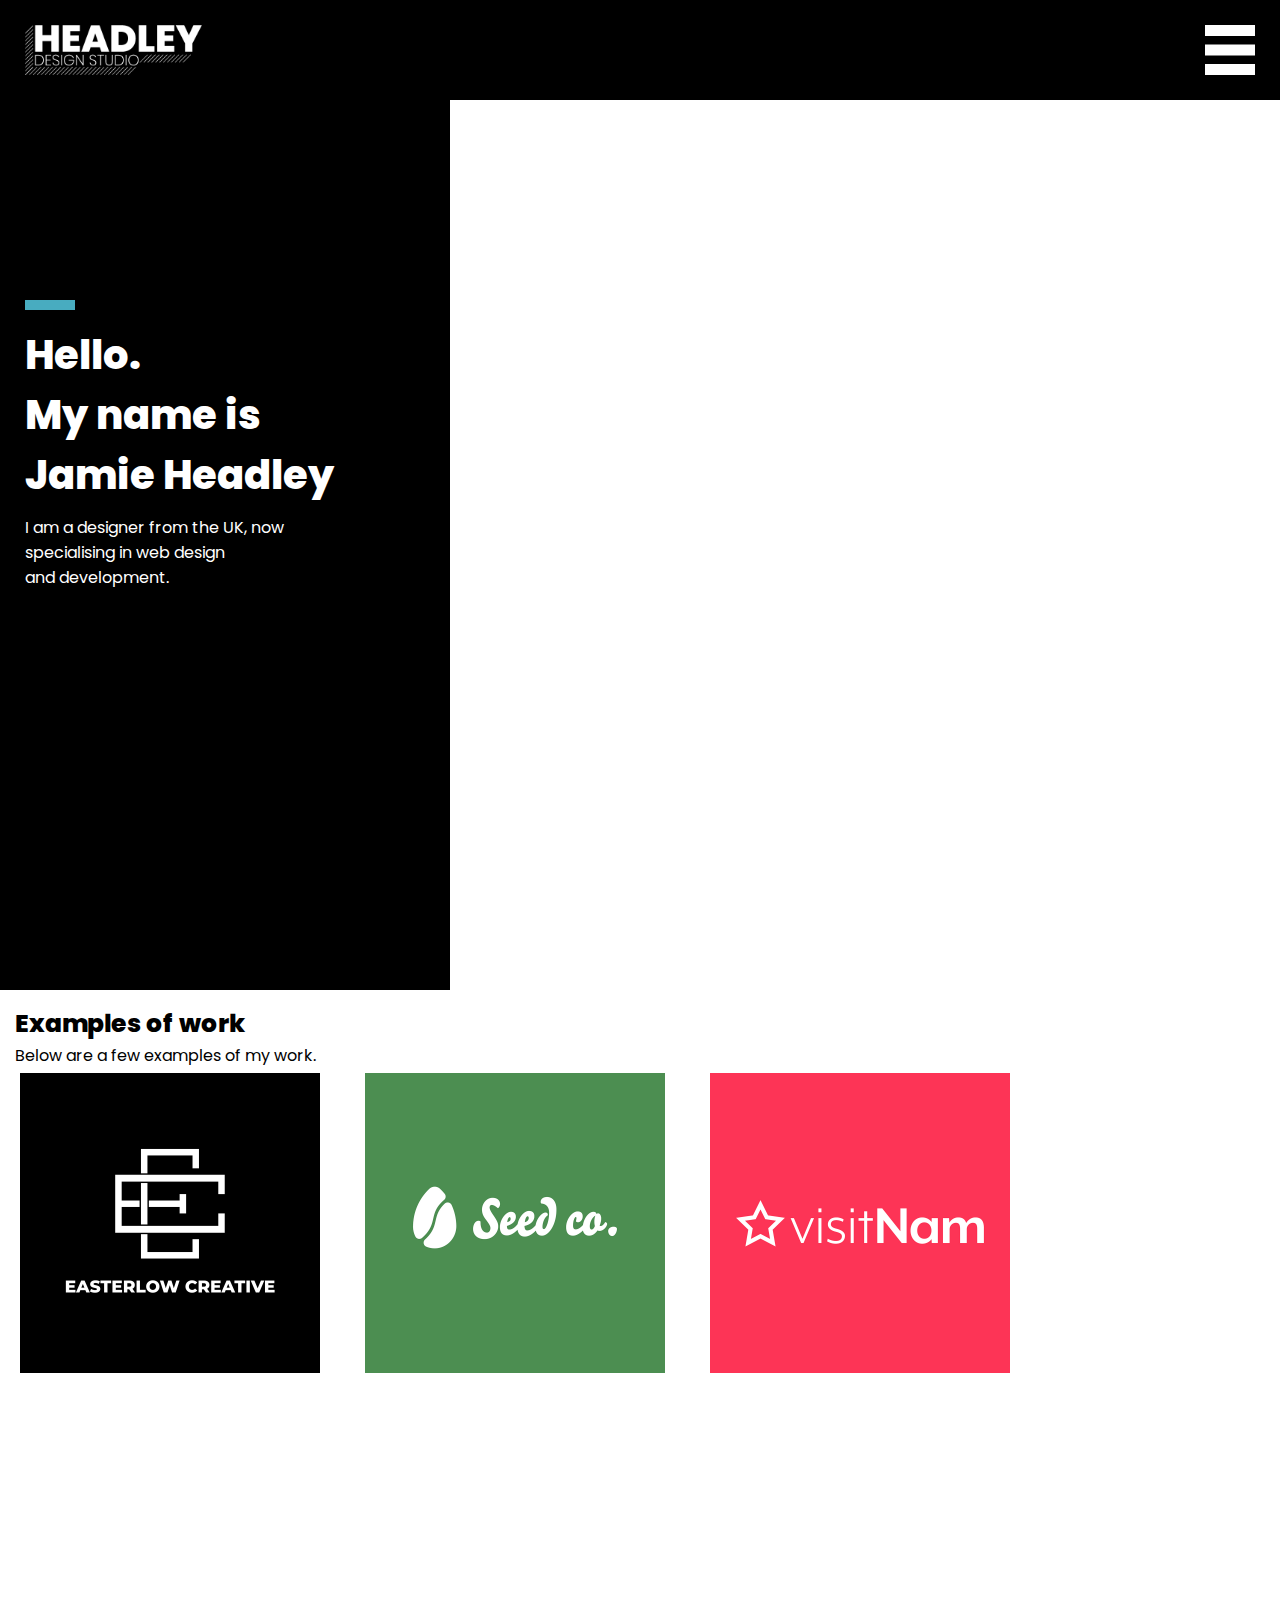
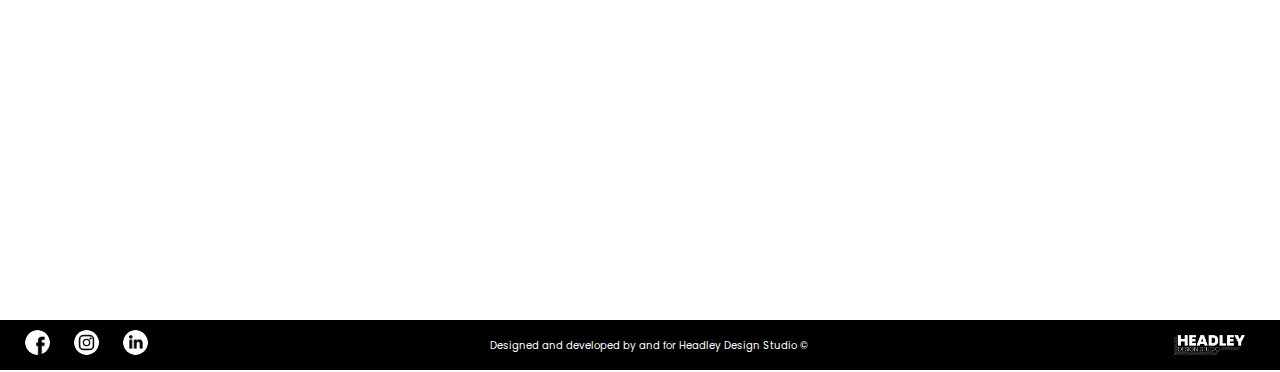
<file: index.html>
<!DOCTYPE html>
<html>

    <head>
        <title>Headley Design Studio</title>
        <meta charset="utf-8">
        <meta name="viewport" content="width=device-width initial-scale=1">
        <link rel="icon" type="image/png" href="../Assets/Logo/HDS-logo-03-03.jpg">
        <link rel="stylesheet" href="./styles.css">
        <link href="https://fonts.googleapis.com/css2?family=Poppins:ital,wght@0,200;0,400;0,600;0,800;1,200;1,400;1,600;1,800&display=swap" rel="stylesheet">
    </head>

    <body>

        <!-- Header Section -->

        <header id="navbar">
                <a href="./index.html"><img class="logo" src="./Assets/Logo/HDS-logo-white.png" alt="Headley Design Studio"></a>

                <!-- Dropdown Menu -->

                <ul class="menu">
                    <li id="menu-trigger" onclick="openMenu()"><a href="#"><img id="menu-icon" src="./Assets/menu.svg" alt="menu icon"><img id="x-icon" src="Assets/cross.svg" alt="cross icon"></a>
                        <ul id="sub-menu">
                            <a class="menu-li" href="./index.html"><li>Home</li></a>
                            <a class="menu-li" href="./portfolio.html"><li>Portfolio</li></a>
                            <a class="menu-li" href="./about.html"><li>About</li></a>
                            <a class="menu-li" href="./contact.html"><li>Contact</li></a>
                        </ul>
                    </li>
                </ul>
        </header>

        <!-- Main Section -->

        <main>

            <!-- Landing Page -->

            <section id="landing">
                <h1 id="hello">Hello. <br>
                    My name is <br>
                    Jamie Headley</h1>
                <p id="intro">I am a designer from the UK, now <br>
                    specialising in web design<br>
                    and development.</p>
            </section>

            <!-- Portfolio Page -->

            <section id="portfolio">
                <h2 class="heading">Examples of work</h2>
                <p>Below are a few examples of my work.</p>
                <div id="work-ctn">
                    <a href="./portfolio/easterlow.html" class="work-example" id="easterlow"></a>
                    <a href="./portfolio/seed.html" class="work-example" id="seed"></a>
                    <a href="./portfolio/visitNam.html" class="work-example" id="visitNam"></a>
                </div>
            </section>

            <!-- About Page -->

            <section id="about">
                <h2 class="heading">About me</h2>
                <div class="profile-pic"></div>
                <p class="about-me">I am a designer from <br>
                    the UK. I studied Industrial <br>
                    Design at Bournemouth <br>
                    University in 2017.</p>
                <a href="./about.html"><button href="./about.html" class="know-more">Want to know more?</button></a>
            </section>

            <!-- Contact Page -->

            <section id="contact">
                <h2 class="heading">Contact</h2>
                <p>I am currently open to freelance <br>
                    design work or full-time opportunities.</p>
                <p>Please feel free to contact me using <br>
                    the information below.</p><br>
                <h4 class="contact-info">Phone . +44 (0) 7513 250 759</h4>
                <h4 class="contact-info">Email . HeadleyDesignStudio@gmail.com</h4><br>
                <p>Or send me a message here!</p>
                <form action="./index.html" method="POST">
                    <input name="name" type="text" class="input-sm" placeholder="Your name" required>
                    <input name="email" type="email" class="input-sm" placeholder="Your email address" required>
                    <textarea name="message" id="message" cols="30" rows="10" placeholder="Your message here..." required></textarea>
                </form>
            </section>
        </main>

        <!-- Footer Section -->

        <footer>
            <div class="social-media-ctn">
                <ul class="social-media">
                    <a href="https://www.facebook.com/Headley-Design-Studio-110940043999622"><li class="social-media-icon" id="facebook"></li></a>
                    <a href="https://www.instagram.com/headleydesignstudio/"><li class="social-media-icon" id="instagram"></li></a>
                    <a href="https://www.linkedin.com/in/jamie-headley-2b34a993/"><li class="social-media-icon" id="linkedin"></li></a>
                </ul>
            </div>
            <p class="copy">Designed and developed by and for Headley Design Studio &copy;</p>
            <a href="./index.html"><img src="./Assets/Logo/HDS-logo-white.png" alt="small-logo" class="logo-small"></a>
        </footer>

        <script src="./main.js"></script>
    </body>

</html>
</file>
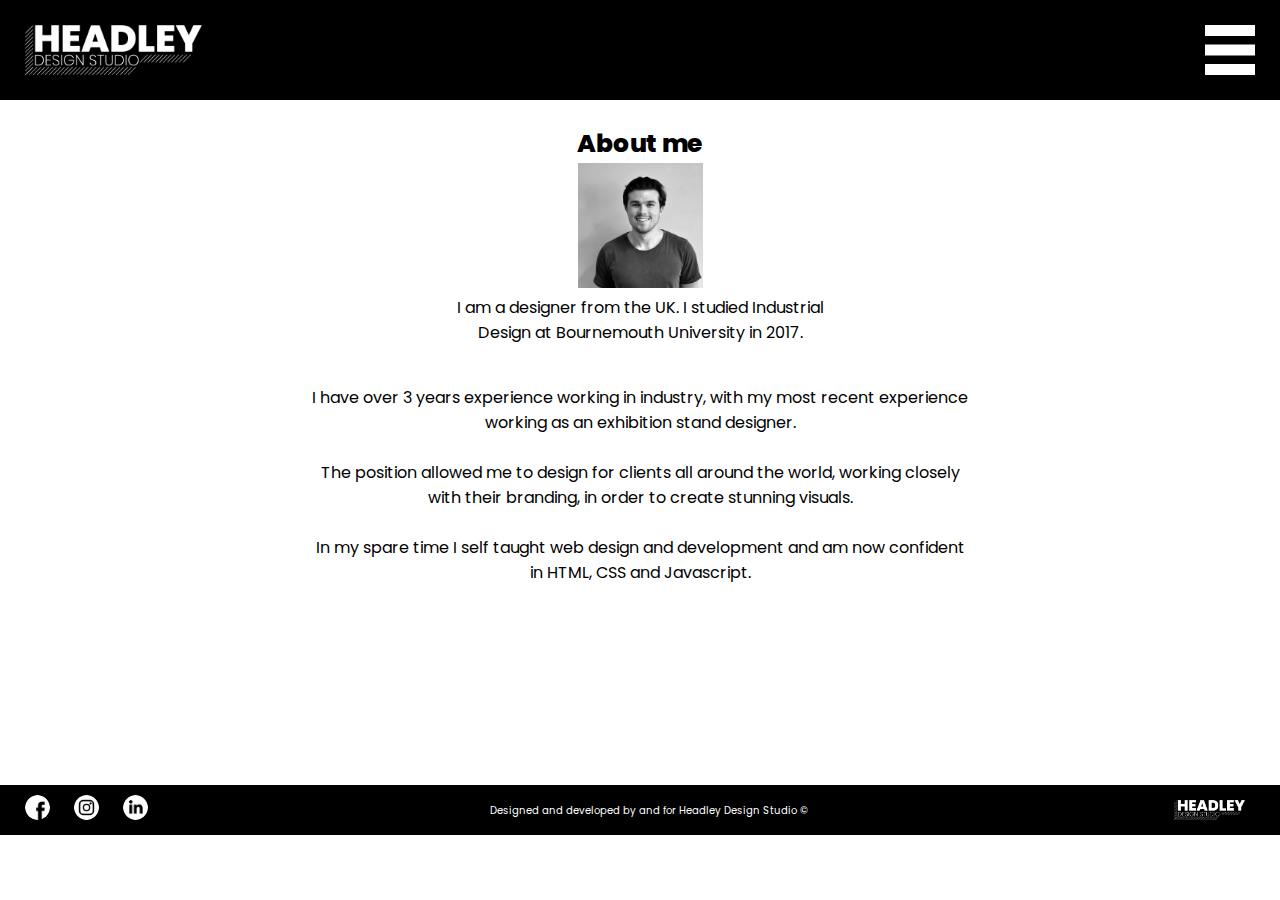
<file: about.html>
<!DOCTYPE html>
<html>

    <head>
        <title>Headley Design Studio</title>
        <meta charset="utf-8">
        <meta name="viewport" content="width=device-width initial-scale=1">
        <link rel="icon" type="image/png" href="../Assets/Logo/HDS-logo-03-03.jpg">
        <link rel="stylesheet" href="styles.css">
        <link href="https://fonts.googleapis.com/css2?family=Poppins:ital,wght@0,200;0,400;0,600;0,800;1,200;1,400;1,600;1,800&display=swap" rel="stylesheet">
    </head>

    <body>

        <!-- Header Section -->

        <header id="navbar">
                <a href="index.html"><img class="logo" src="Assets/Logo/HDS-logo-white.png" alt="Headley Design Studio"></a>

                <!-- Dropdown Menu -->

                <ul class="menu">
                    <li id="menu-trigger" onclick="openMenu()"><a href="#"><img id="menu-icon" src="Assets/menu.svg" alt="menu icon"><img id="x-icon" src="Assets/cross.svg" alt="cross icon"></a>
                        <ul id="sub-menu">
                            <a class="menu-li" href="index.html"><li>Home</li></a>
                            <a class="menu-li" href="portfolio.html"><li>Portfolio</li></a>
                            <a class="menu-li" href="about.html"><li>About</li></a>
                            <a class="menu-li" href="contact.html"><li>Contact</li></a>
                        </ul>
                    </li>
                </ul>
                    <a href="https://www.behance.net/JHeadley06" class="social-media-icon"></a>
        </header>

        <!-- Main Section -->

        <main>

            <!-- About Page -->

            <section id="about-page">
                <h2 class="heading">About me</h2>
                <div class="profile-pic"></div>
                <br>
                <p class="about-me">I am a designer from the UK. I studied Industrial <br>
                Design at Bournemouth University in 2017.</p>
                <p>I have over 3 years experience working in industry, with my most recent experience <br>
                working as an exhibition stand designer.</p><br>
                <p>The position allowed me to design for clients all around the world, working closely <br>
                with their branding, in order to create stunning visuals.</p><br>
                <p>In my spare time I self taught web design and development and am now confident <br>
                in HTML, CSS and Javascript.</p><br>
                <br><br><br><br><br><br>
            </section>

        </main>

        <!-- Footer Section -->

        <footer>
            <div class="social-media-ctn">
                <ul class="social-media">
                    <a href="https://www.facebook.com/Headley-Design-Studio-110940043999622"><li class="social-media-icon" id="facebook"></li></a>
                    <a href="https://www.instagram.com/headleydesignstudio/"><li class="social-media-icon" id="instagram"></li></a>
                    <a href="https://www.linkedin.com/in/jamie-headley-2b34a993/"><li class="social-media-icon" id="linkedin"></li></a>
                </ul>
            </div>
            <p class="copy">Designed and developed by and for Headley Design Studio &copy;</p>
            <a href="./index.html"><img src="./Assets/Logo/HDS-logo-white.png" alt="small-logo" class="logo-small"></a>
        </footer>

        <script src="main.js"></script>
    </body>

</html>
</file>
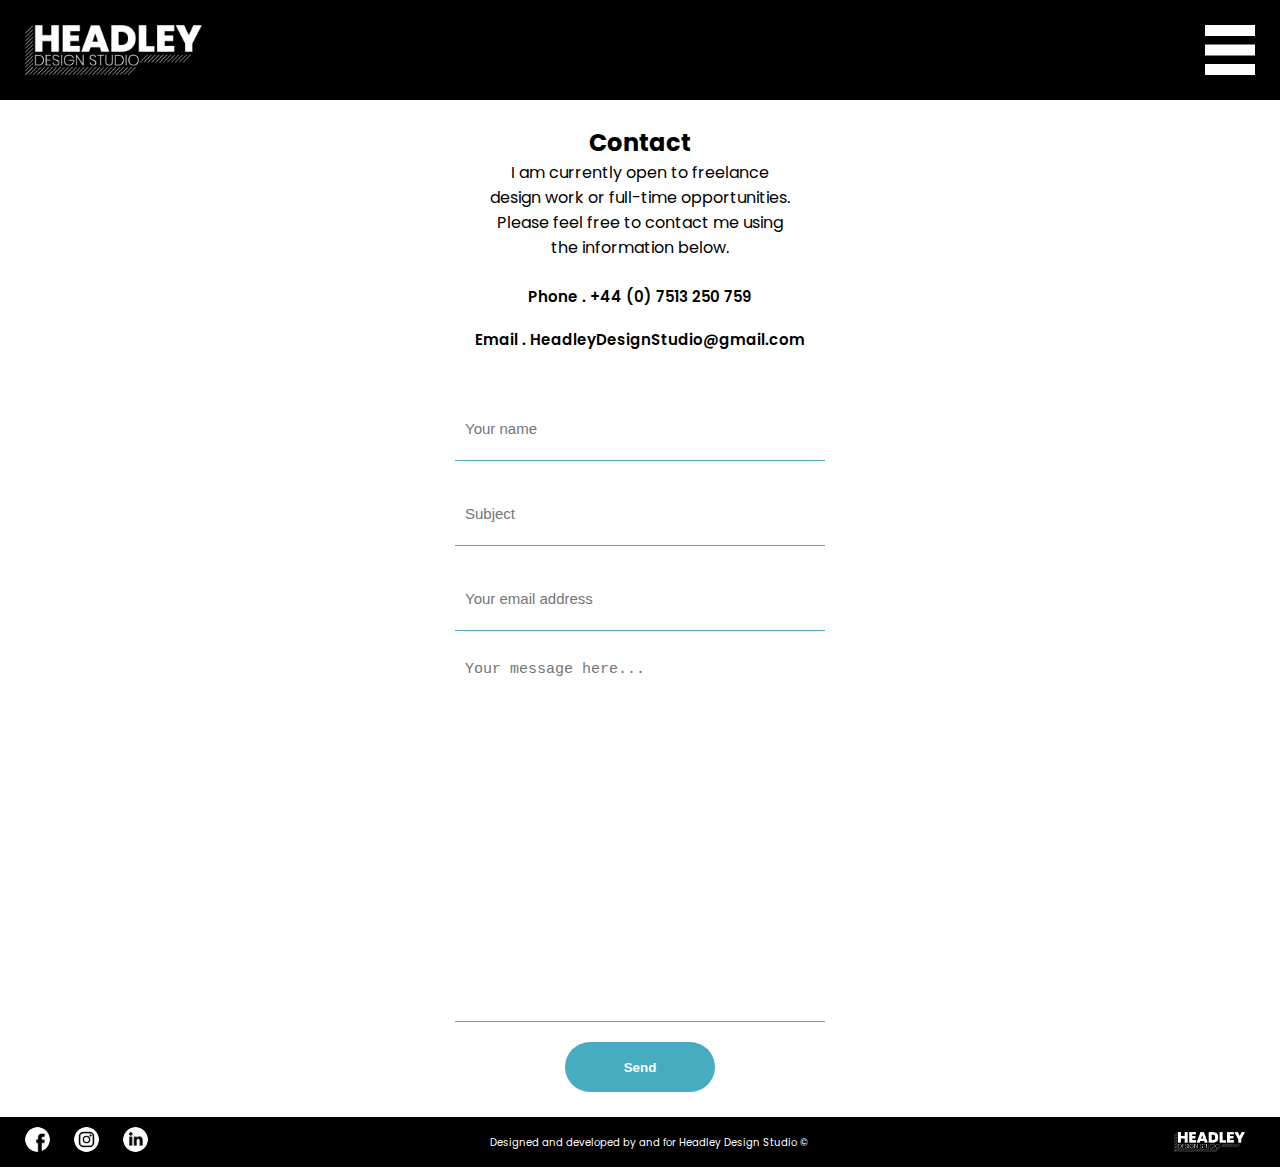
<file: contact.html>
<!DOCTYPE html>
<html>

    <head>
        <title>Headley Design Studio</title>
        <meta charset="utf-8">
        <meta name="viewport" content="width=device-width initial-scale=1">
        <link rel="icon" type="image/png" href="../Assets/Logo/HDS-logo-03-03.jpg">
        <link rel="stylesheet" href="styles.css">
        <link href="https://fonts.googleapis.com/css2?family=Poppins:ital,wght@0,200;0,400;0,600;0,800;1,200;1,400;1,600;1,800&display=swap" rel="stylesheet">
    </head>

    <body>

        <!-- Header Section -->

        <header id="navbar">
                <a href="index.html"><img class="logo" src="Assets/Logo/HDS-logo-white.png" alt="Headley Design Studio"></a>

                <!-- Dropdown Menu -->

                <ul class="menu">
                    <li id="menu-trigger" onclick="openMenu()"><a href="#"><img id="menu-icon" src="Assets/menu.svg" alt="menu icon"><img id="x-icon" src="Assets/cross.svg" alt="cross icon"></a>
                        <ul id="sub-menu">
                            <a class="menu-li" href="index.html"><li>Home</li></a>
                            <a class="menu-li" href="portfolio.html"><li>Portfolio</li></a>
                            <a class="menu-li" href="about.html"><li>About</li></a>
                            <a class="menu-li" href="contact.html"><li>Contact</li></a>
                        </ul>
                    </li>
                </ul>
                    <a href="https://www.behance.net/JHeadley06" class="social-media-icon"></a>
        </header>

        <!-- Main Section -->

        <main>

            <!-- Contact Page -->

            <section id="contact-page">
                <h2>Contact</h2>
                <p>I am currently open to freelance <br>
                    design work or full-time opportunities.</p>
                <p>Please feel free to contact me using <br>
                    the information below.</p><br>
                <h4 class="contact-info">Phone . +44 (0) 7513 250 759</h4>
                <h4 class="contact-info">Email . HeadleyDesignStudio@gmail.com</h4><br>
                <form method="POST" action="https://formspree.io/xqkyejjj">
                    <input name="name" type="text" class="input-sm" placeholder="Your name" id="name" required>
                    <input name="subject" type="text" class="input-sm" placeholder="Subject" id="subject" required>
                    <input name="_replyto" type="email" class="input-sm" placeholder="Your email address" id="email" required>
                    <textarea name="message" id="message" cols="30" rows="10" placeholder="Your message here..." id="message" required></textarea>
                    <input type="submit" class="contact-btn" value="Send">
                </form>
                    
            </section>
        </main>

        <!-- Footer Section -->

        <footer>
            <div class="social-media-ctn">
                <ul class="social-media">
                    <a href="https://www.facebook.com/Headley-Design-Studio-110940043999622"><li class="social-media-icon" id="facebook"></li></a>
                    <a href="https://www.instagram.com/headleydesignstudio/"><li class="social-media-icon" id="instagram"></li></a>
                    <a href="https://www.linkedin.com/in/jamie-headley-2b34a993/"><li class="social-media-icon" id="linkedin"></li></a>
                </ul>
            </div>
            <p class="copy">Designed and developed by and for Headley Design Studio &copy;</p>
            <a href="./index.html"><img src="./Assets/Logo/HDS-logo-white.png" alt="small-logo" class="logo-small"></a>
        </footer>

        <script src="main.js"></script>
    </body>

</html>
</file>
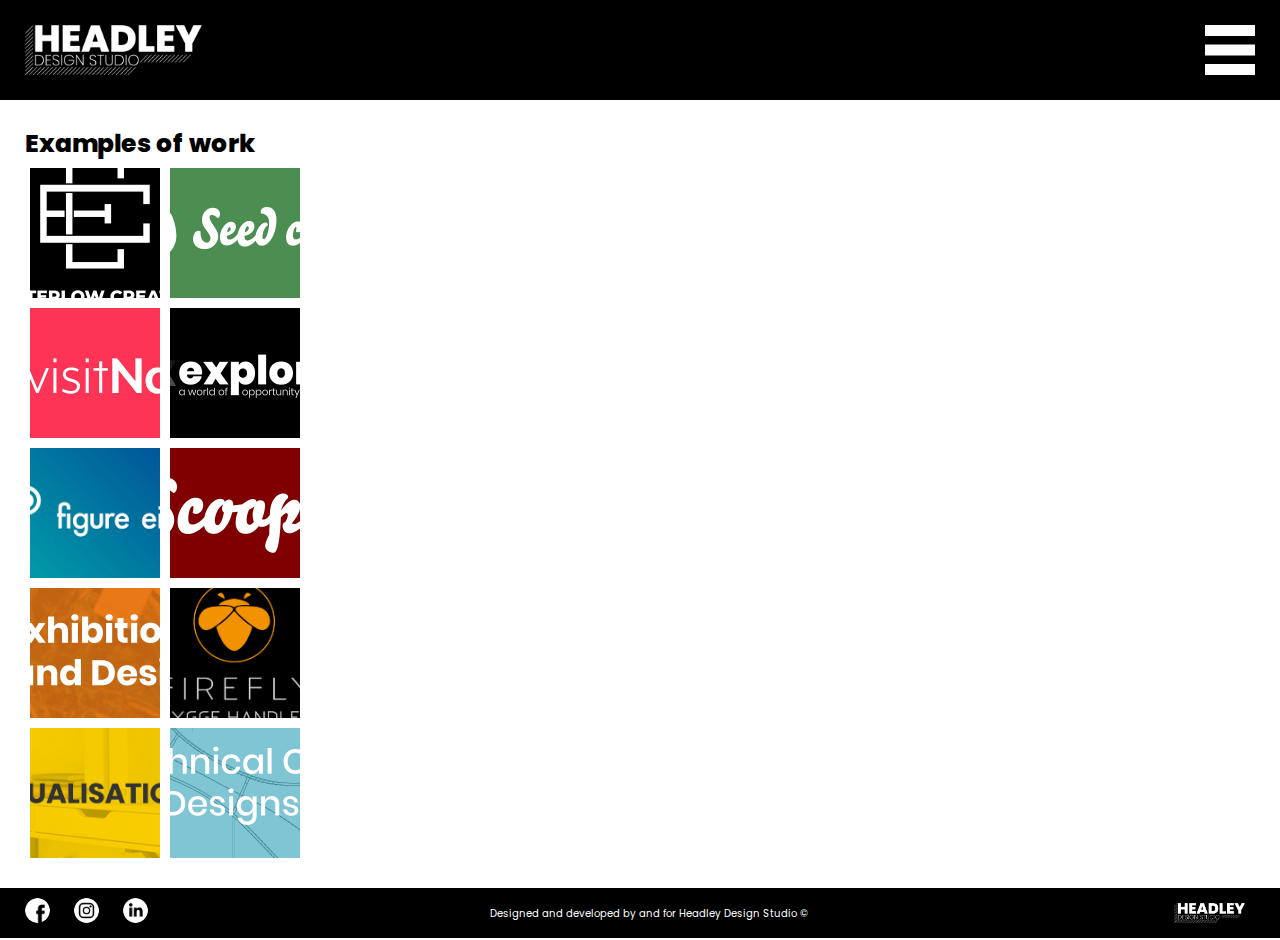
<file: portfolio.html>
<!DOCTYPE html>
<html>

    <head>
        <title>Headley Design Studio</title>
        <meta charset="utf-8">
        <meta name="viewport" content="width=device-width initial-scale=1">
        <link rel="icon" type="image/png" href="../Assets/Logo/HDS-logo-03-03.jpg">
        <link rel="stylesheet" href="./styles.css">
        <link href="https://fonts.googleapis.com/css2?family=Poppins:ital,wght@0,200;0,400;0,600;0,800;1,200;1,400;1,600;1,800&display=swap" rel="stylesheet">
    </head>

    <body>

        <!-- Header Section -->

        <header id="navbar">
                <a href="./index.html"><img class="logo" src="./Assets/Logo/HDS-logo-white.png" alt="Headley Design Studio"></a>

                <!-- Dropdown Menu -->

                <ul class="menu">
                    <li id="menu-trigger" onclick="openMenu()"><a href="#"><img id="menu-icon" src="./Assets/menu.svg" alt="menu icon"><img id="x-icon" src="Assets/cross.svg" alt="cross icon"></a>
                        <ul id="sub-menu">
                            <a class="menu-li" href="./index.html"><li>Home</li></a>
                            <a class="menu-li" href="./portfolio.html"><li>Portfolio</li></a>
                            <a class="menu-li" href="./about.html"><li>About</li></a>
                            <a class="menu-li" href="./contact.html"><li>Contact</li></a>
                        </ul>
                    </li>
                </ul>
                    <a href="https://www.behance.net/JHeadley06" class="social-media-icon"></a>
        </header>

        <!-- Main Section -->

        <main>

            <!-- Portfolio Page -->

            <section id="portfolio-page">
                <h2 class="heading">Examples of work</h2>
                <div id="work-ctn">
                    <a href="./portfolio/easterlow.html" class="work-example" id="easterlow"></a>
                    <a href="./portfolio/seed.html" class="work-example" id="seed"></a>
                    <a href="./portfolio/visitNam.html" class="work-example" id="visitNam"></a>
                    <a href="./portfolio/explore.html" class="work-example" id="explore"></a>
                    <a href="./portfolio/figureEight.html" class="work-example" id="figureEight"></a>
                    <a href="./portfolio/scoops.html" class="work-example" id="scoops"></a>
                    <a href="./portfolio/exhibit.html" class="work-example" id="exhibit"></a>
                    <a href="./portfolio/handle.html" class="work-example" id="handle"></a>
                    <a href="./portfolio/visualisations.html" class="work-example" id="visualisations"></a>
                    <a href="./portfolio/technical.html" class="work-example" id="technical"></a>
                </div>
            </section>

        <!-- Footer Section -->

        <footer>
            <div class="social-media-ctn">
                <ul class="social-media">
                    <a href="https://www.facebook.com/Headley-Design-Studio-110940043999622"><li class="social-media-icon" id="facebook"></li></a>
                    <a href="https://www.instagram.com/headleydesignstudio/"><li class="social-media-icon" id="instagram"></li></a>
                    <a href="https://www.linkedin.com/in/jamie-headley-2b34a993/"><li class="social-media-icon" id="linkedin"></li></a>
                </ul>
            </div>
            <p class="copy">Designed and developed by and for Headley Design Studio &copy;</p>
            <a href="./index.html"><img src="./Assets/Logo/HDS-logo-white.png" alt="small-logo" class="logo-small"></a>
        </footer>

        <script src="./main.js"></script>
    </body>

</html>
</file>
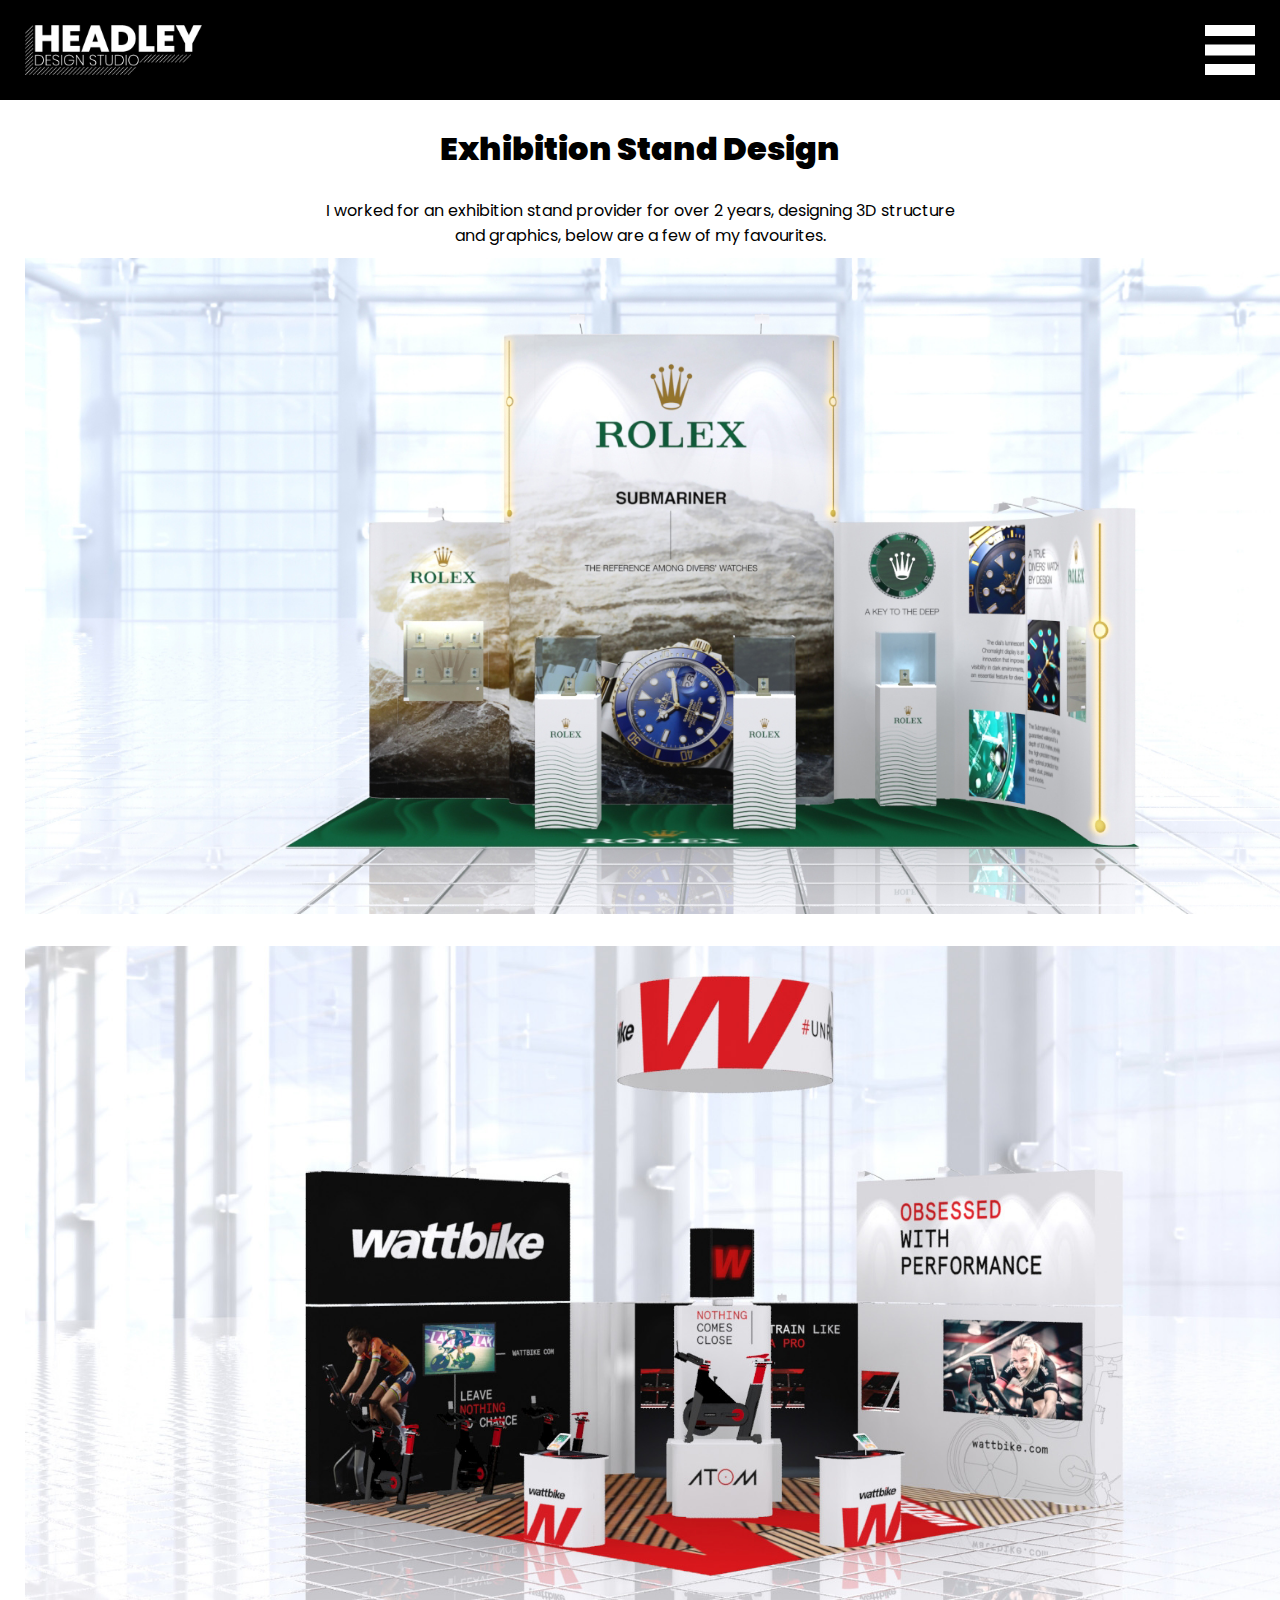
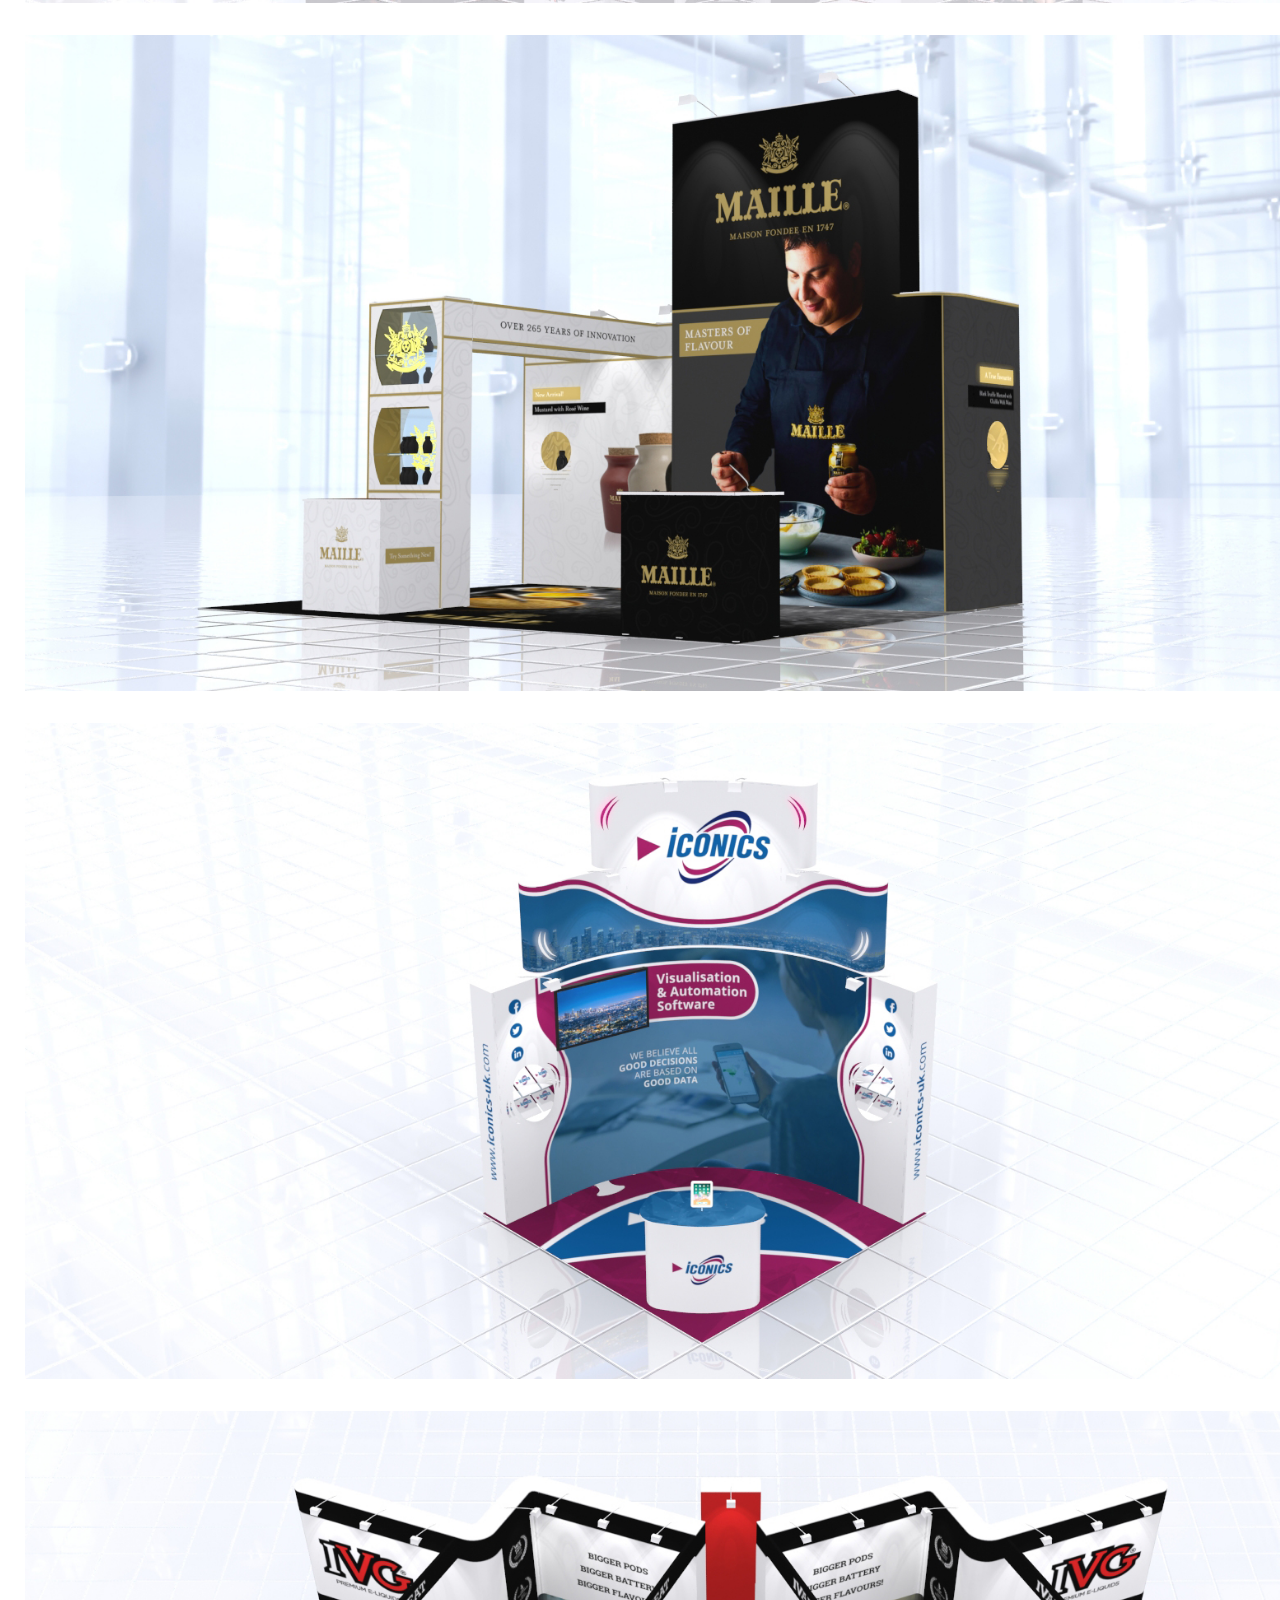
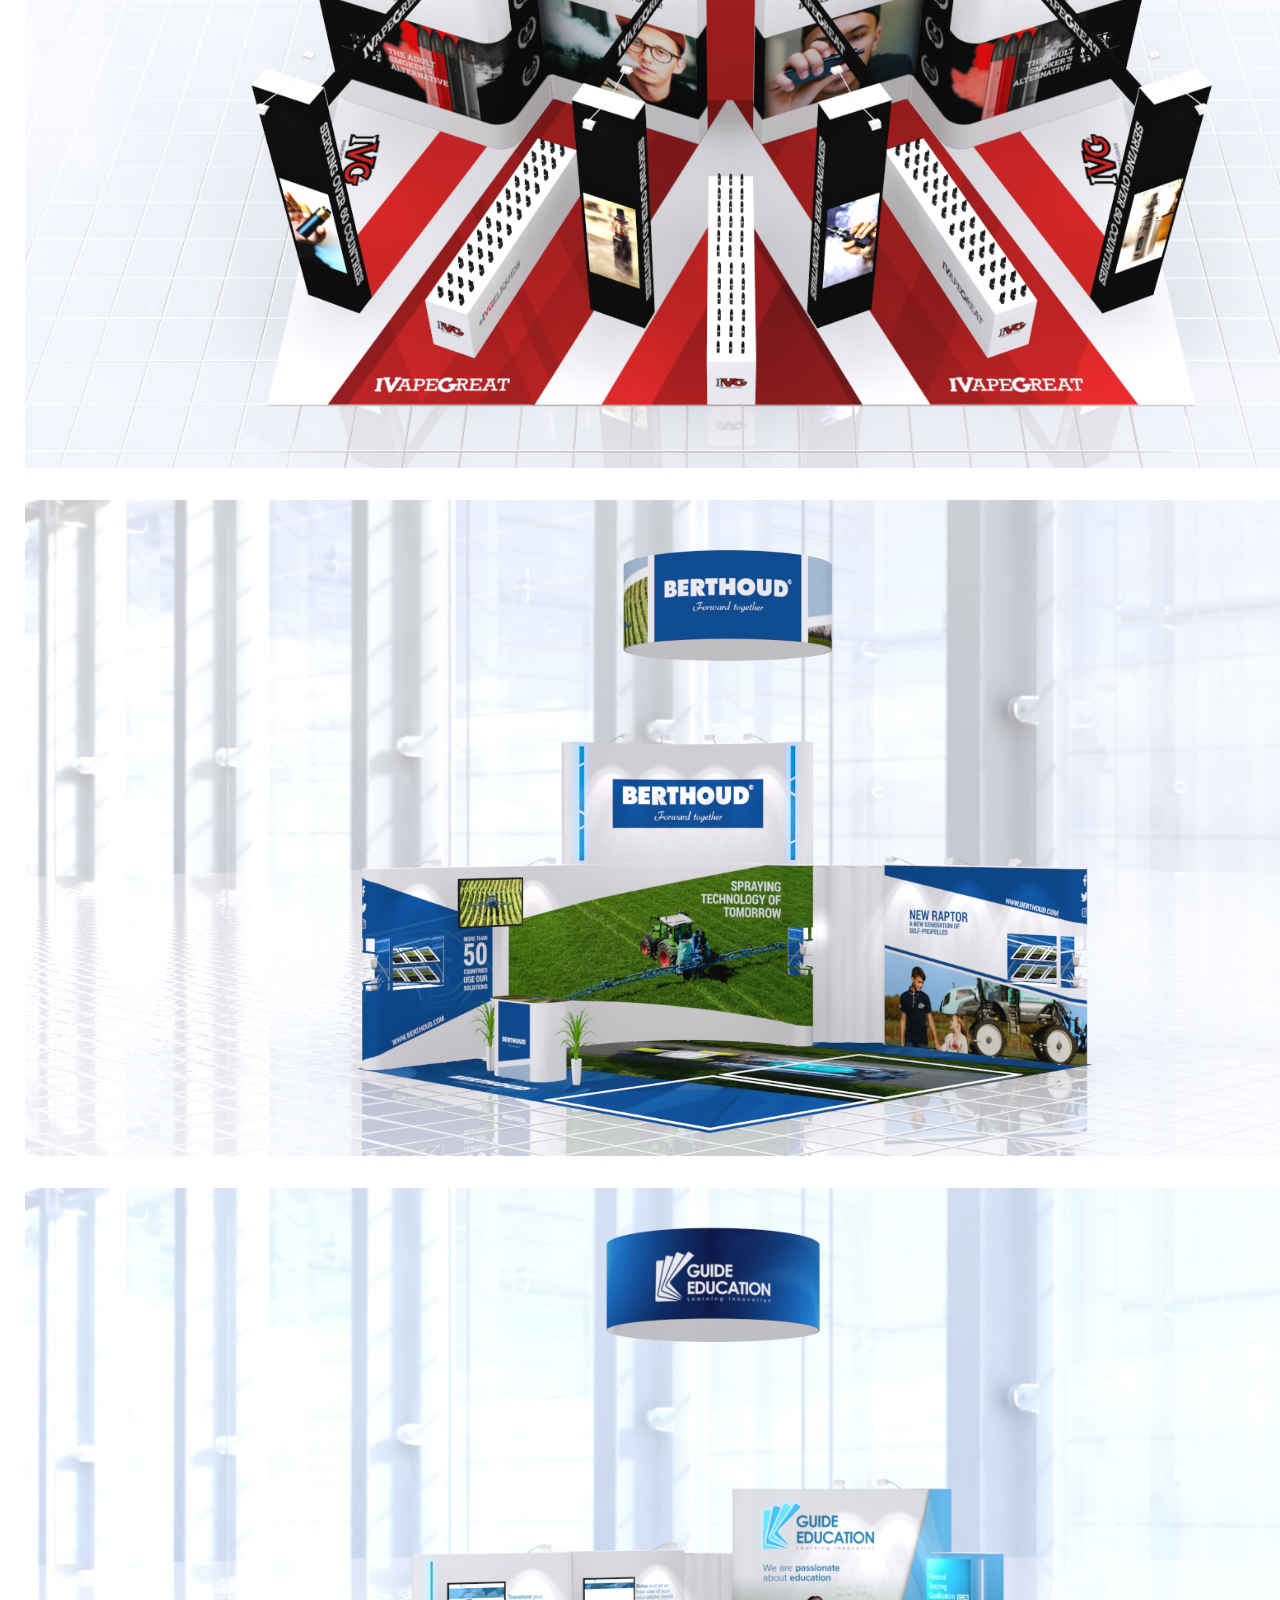
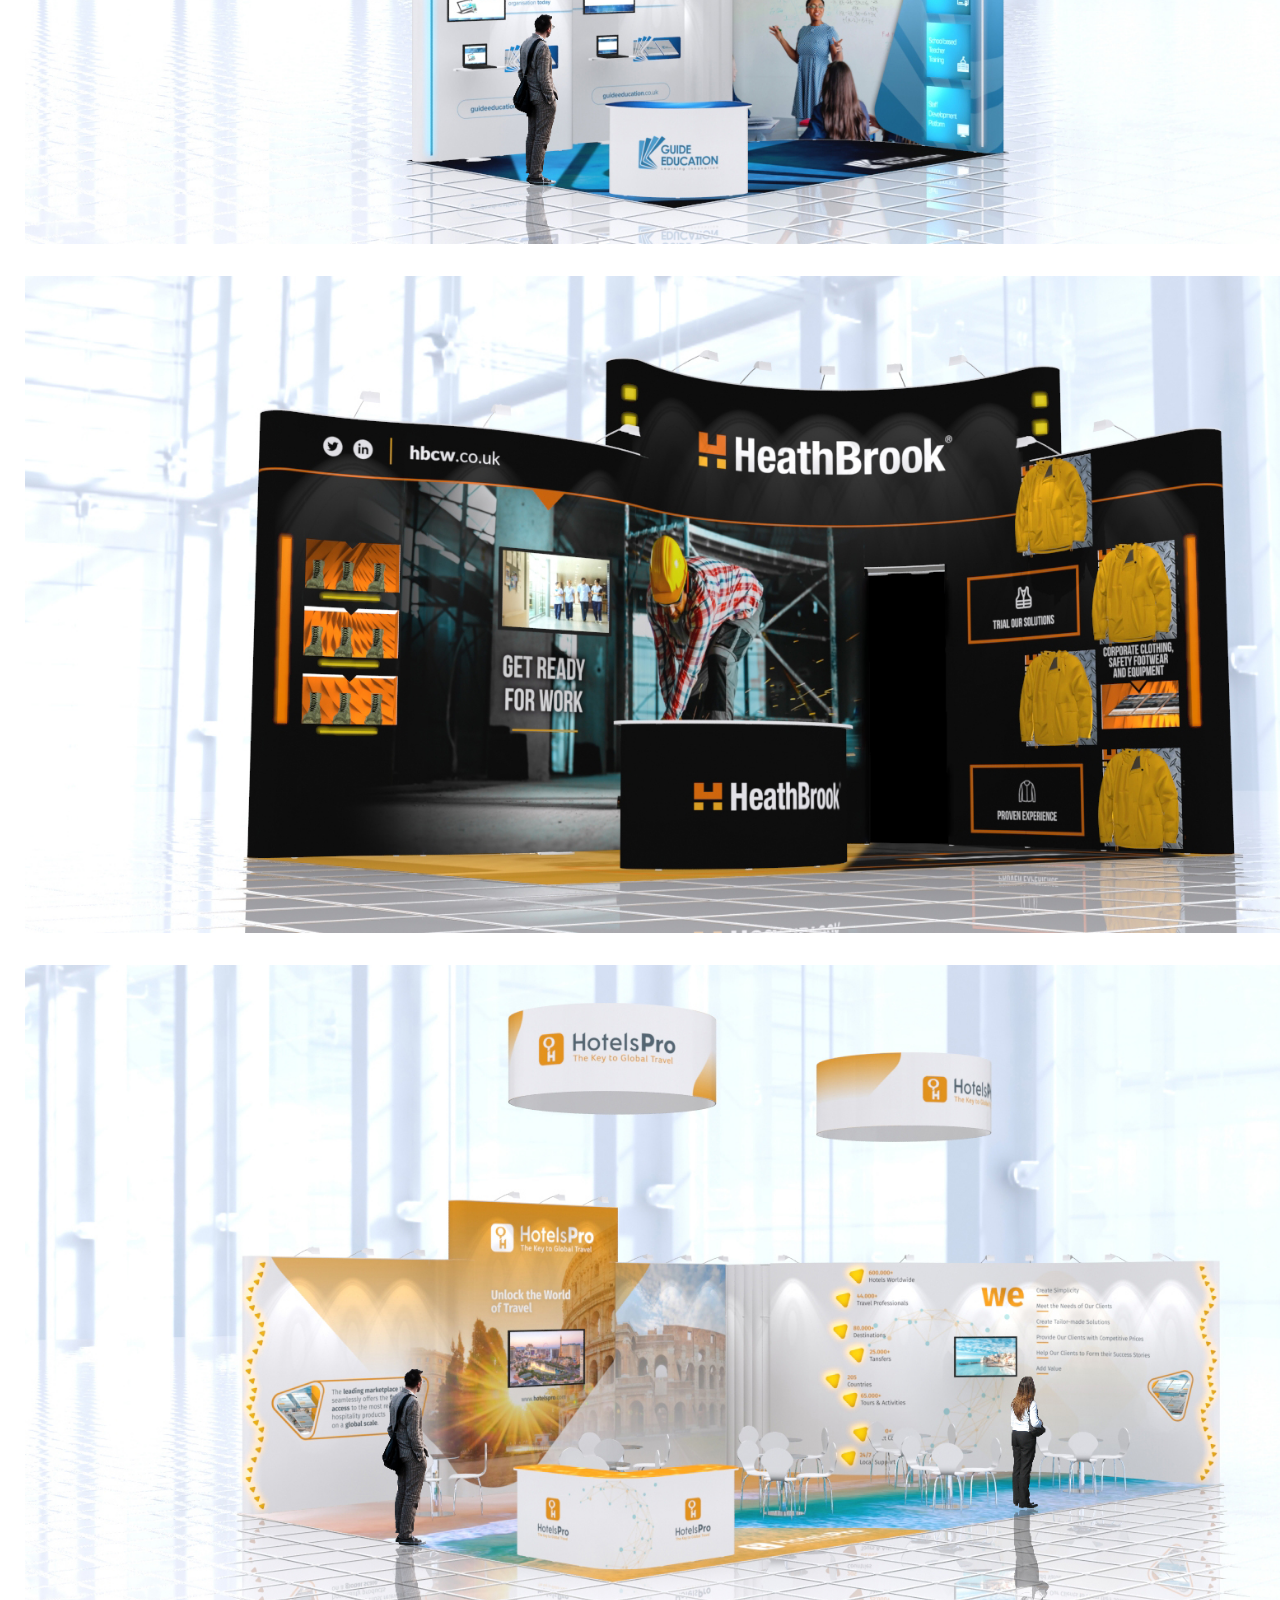
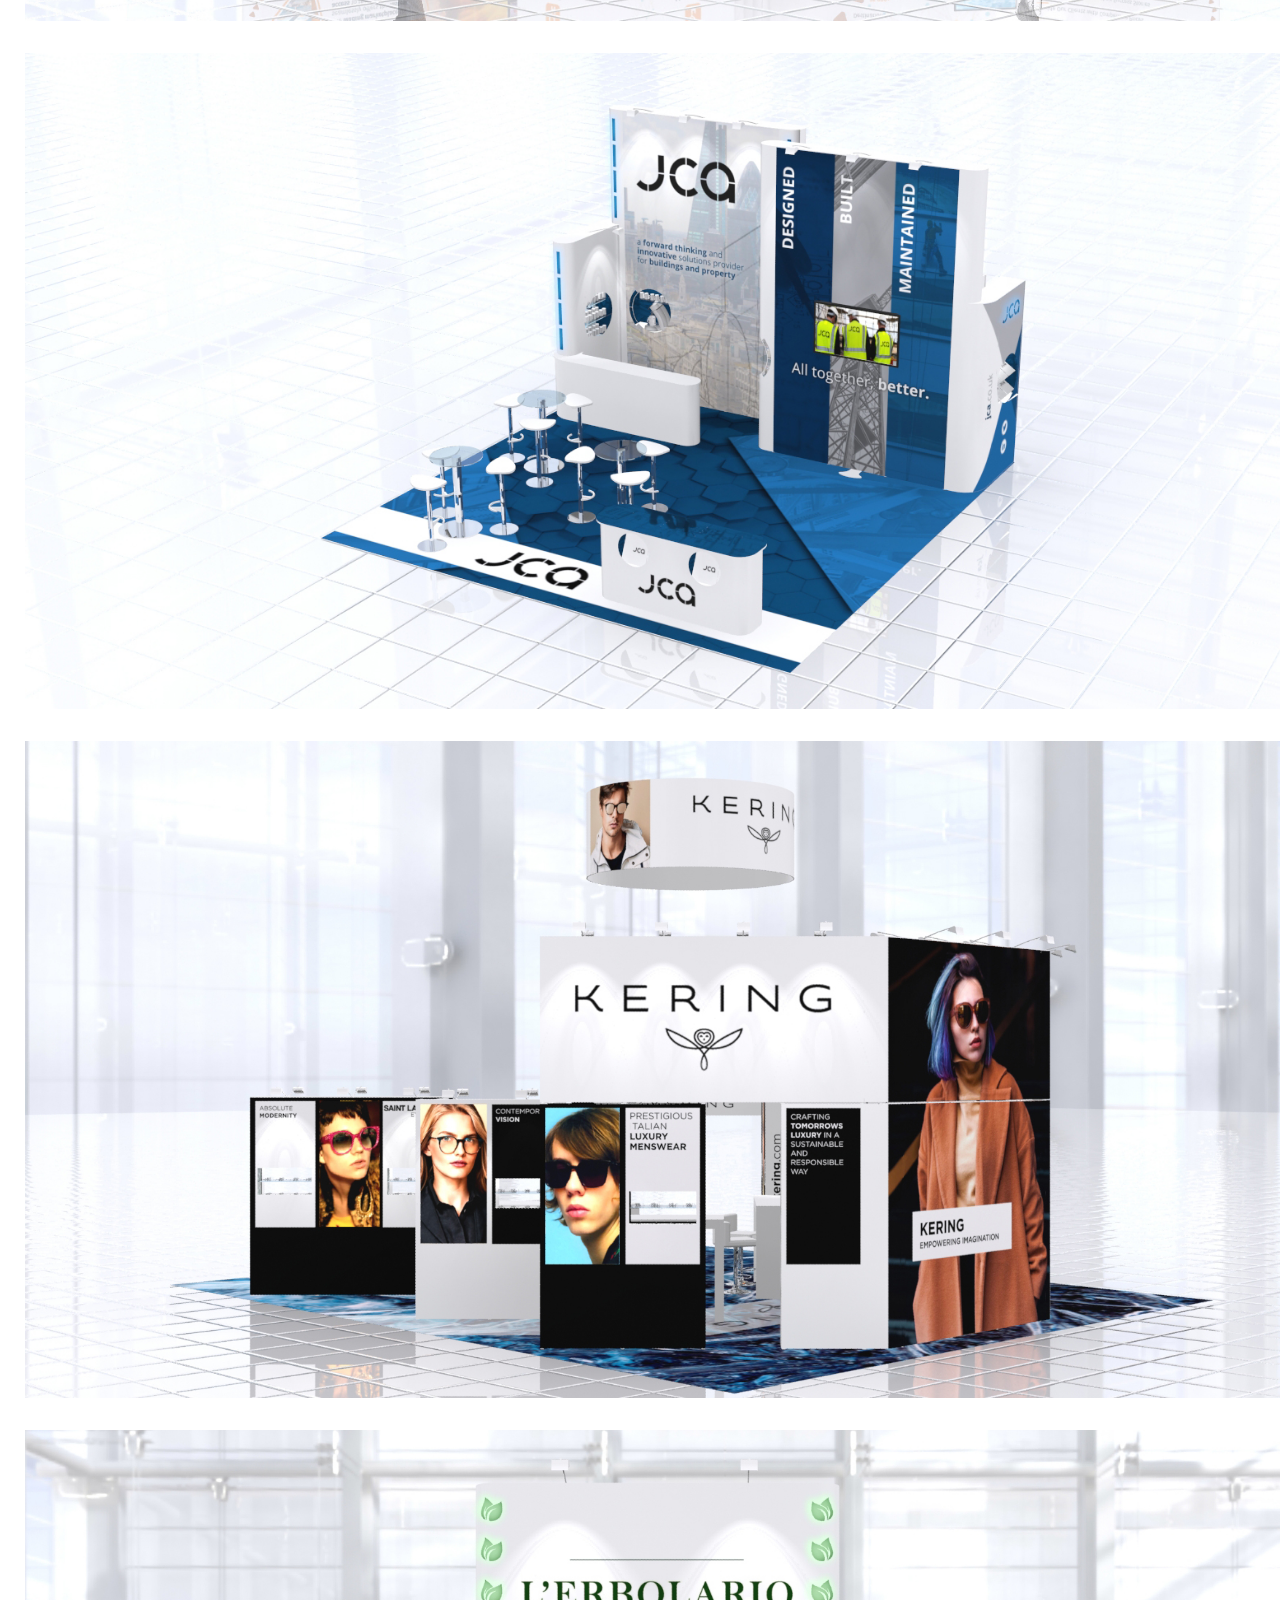
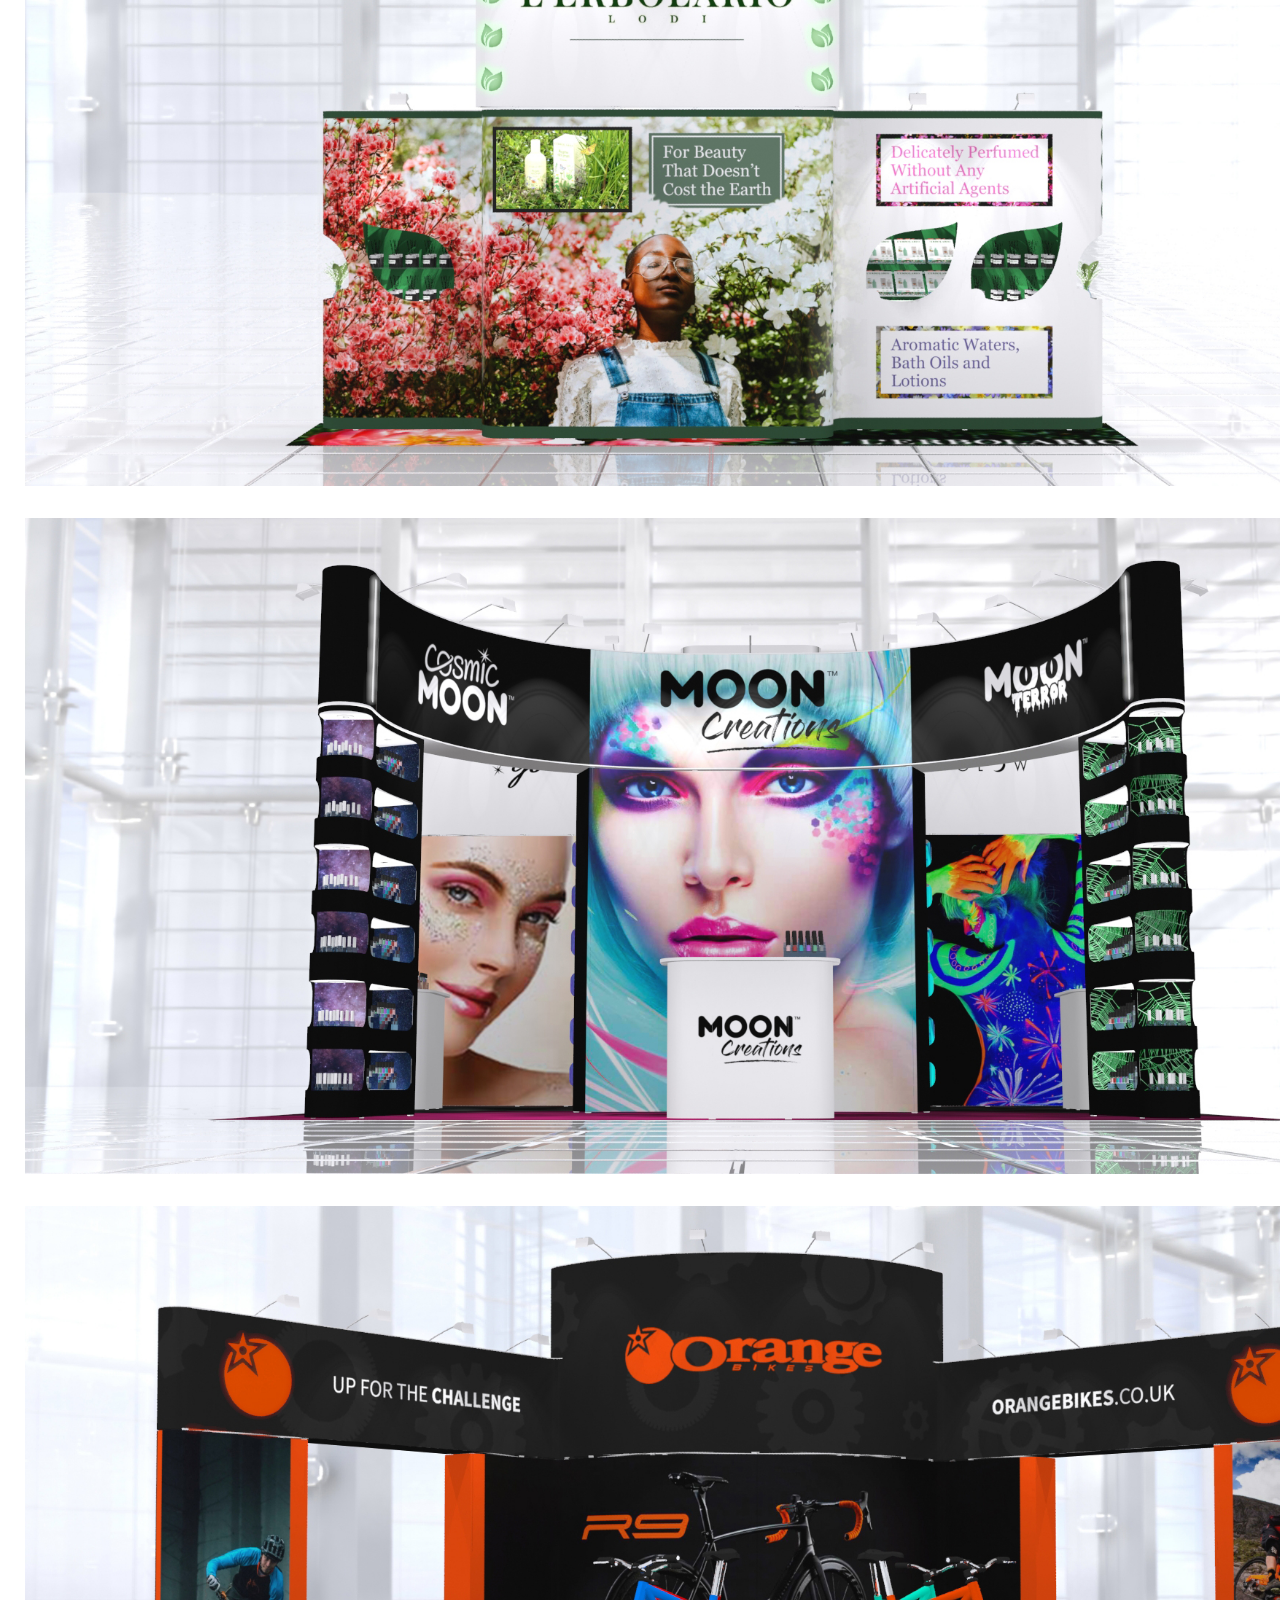
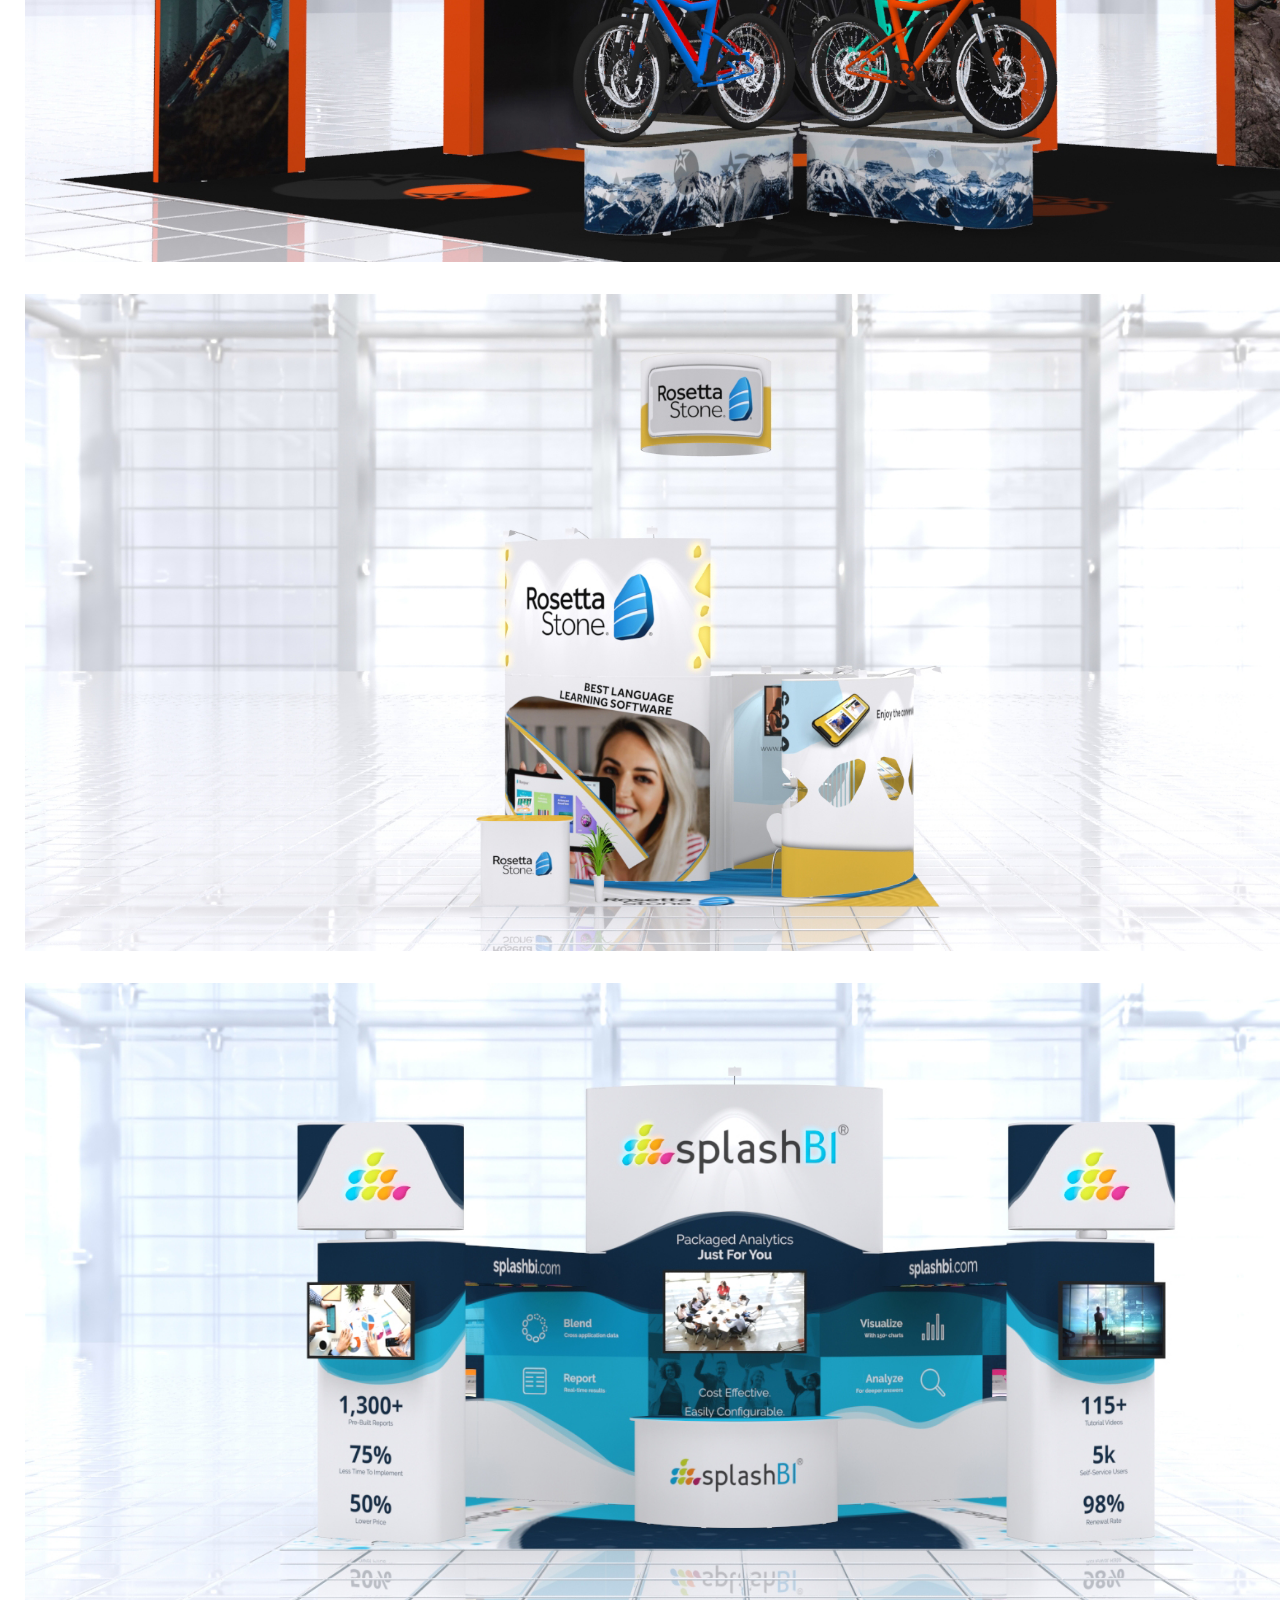
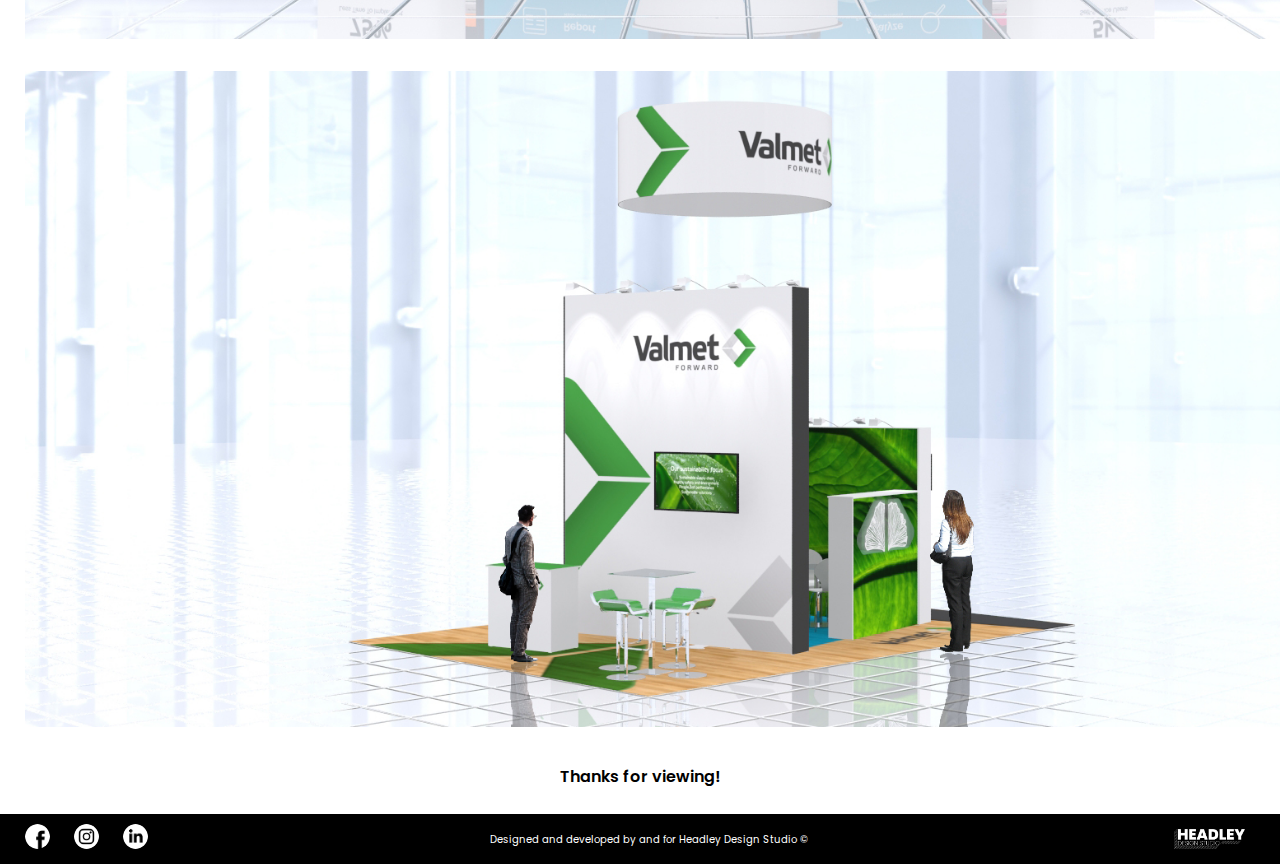
<file: portfolio/exhibit.html>
<!DOCTYPE html>
<html>

    <head>
        <title>Headley Design Studio</title>
        <meta charset="utf-8">
        <meta name="viewport" content="width=device-width initial-scale=1">
        <link rel="icon" type="image/png" href="../Assets/Logo/HDS-logo-03-03.jpg">
        <link rel="stylesheet" href="../styles.css">
        <link href="https://fonts.googleapis.com/css2?family=Poppins:ital,wght@0,200;0,400;0,600;0,800;1,200;1,400;1,600;1,800&display=swap" rel="stylesheet">
    </head>

    <body>

        <!-- Header Section -->

        <header id="navbar">
            <a href="../index.html"><img class="logo" src="../Assets/Logo/HDS-logo-white.png" alt="Headley Design Studio"></a>

            <!-- Dropdown Menu -->

            <ul class="menu">
                <li id="menu-trigger" onclick="openMenu()"><a href="#"><img id="menu-icon" src="../Assets/menu.svg" alt="menu icon"><img id="x-icon" src="../Assets/cross.svg" alt="cross icon"></a>
                    <ul id="sub-menu">
                        <a class="menu-li" href="../index.html"><li>Home</li></a>
                        <a class="menu-li" href="../portfolio.html"><li>Portfolio</li></a>
                        <a class="menu-li" href="../about.html"><li>About</li></a>
                        <a class="menu-li" href="../contact.html"><li>Contact</li></a>
                    </ul>
                </li>
            </ul>
                <a href="https://www.behance.net/JHeadley06" class="social-media-icon"></a>
        </header>

        <!-- Main Section -->

        <main>

            <section id="project-work">
                <h1 class="project-title">Exhibition Stand Design</h1>
                <p>I worked for an exhibition stand provider for over 2 years, designing 3D structure<br>
                and graphics, below are a few of my favourites.</p>
                <img class="work" src="../Assets/exhibit/stands/rolex.jpg" alt="rolex-stand">
                <img class="work" src="../Assets/exhibit/stands/wattbike.jpg" alt="wattbike-stand">
                <img class="work" src="../Assets/exhibit/stands/maille.jpg" alt="maille-stand">
                <img class="work" src="../Assets/exhibit/stands/iconics.jpg" alt="iconics-stand">
                <img class="work" src="../Assets/exhibit/stands/acme.jpg" alt="acmevape-stand">
                <img class="work" src="../Assets/exhibit/stands/berthoud.jpg" alt="berthoud-stand">
                <img class="work" src="../Assets/exhibit/stands/guide.jpg" alt="guide-stand">
                <img class="work" src="../Assets/exhibit/stands/heathbrook.jpg" alt="heathbrook-stand">
                <img class="work" src="../Assets/exhibit/stands/hotels.jpg" alt="hotelspro-stand">
                <img class="work" src="../Assets/exhibit/stands/jca.jpg" alt="jca-stand">
                <img class="work" src="../Assets/exhibit/stands/kering.jpg" alt="kering-stand">
                <img class="work" src="../Assets/exhibit/stands/lerbolario.jpg" alt="lerbolario-stand">
                <img class="work" src="../Assets/exhibit/stands/moon.jpg" alt="moon-stand">
                <img class="work" src="../Assets/exhibit/stands/orange.jpg" alt="ornagebikes-stand">
                <img class="work" src="../Assets/exhibit/stands/rosetta.jpg" alt="rosettastone-stand">
                <img class="work" src="../Assets/exhibit/stands/splash.jpg" alt="splashbi-stand">
                <img class="work" src="../Assets/exhibit/stands/valmet.jpg" alt="valmet-stand">
                <h4 class="thanks">Thanks for viewing!</h4>
            </section>

        </main>

        <!-- Footer Section -->

        <footer>
            <div class="social-media-ctn">
                <ul class="social-media">
                    <a href="https://www.facebook.com/Headley-Design-Studio-110940043999622"><li class="social-media-icon" id="facebook"></li></a>
                    <a href="https://www.instagram.com/headleydesignstudio/"><li class="social-media-icon" id="instagram"></li></a>
                    <a href="https://www.linkedin.com/in/jamie-headley-2b34a993/"><li class="social-media-icon" id="linkedin"></li></a>
                </ul>
            </div>
            <p class="copy">Designed and developed by and for Headley Design Studio &copy;</p>
            <a href="./index.html"><img src="../Assets/Logo/HDS-logo-white.png" alt="small-logo" class="logo-small"></a>
        </footer>

        <script src="../main.js"></script>
    </body>

</html>
</file>
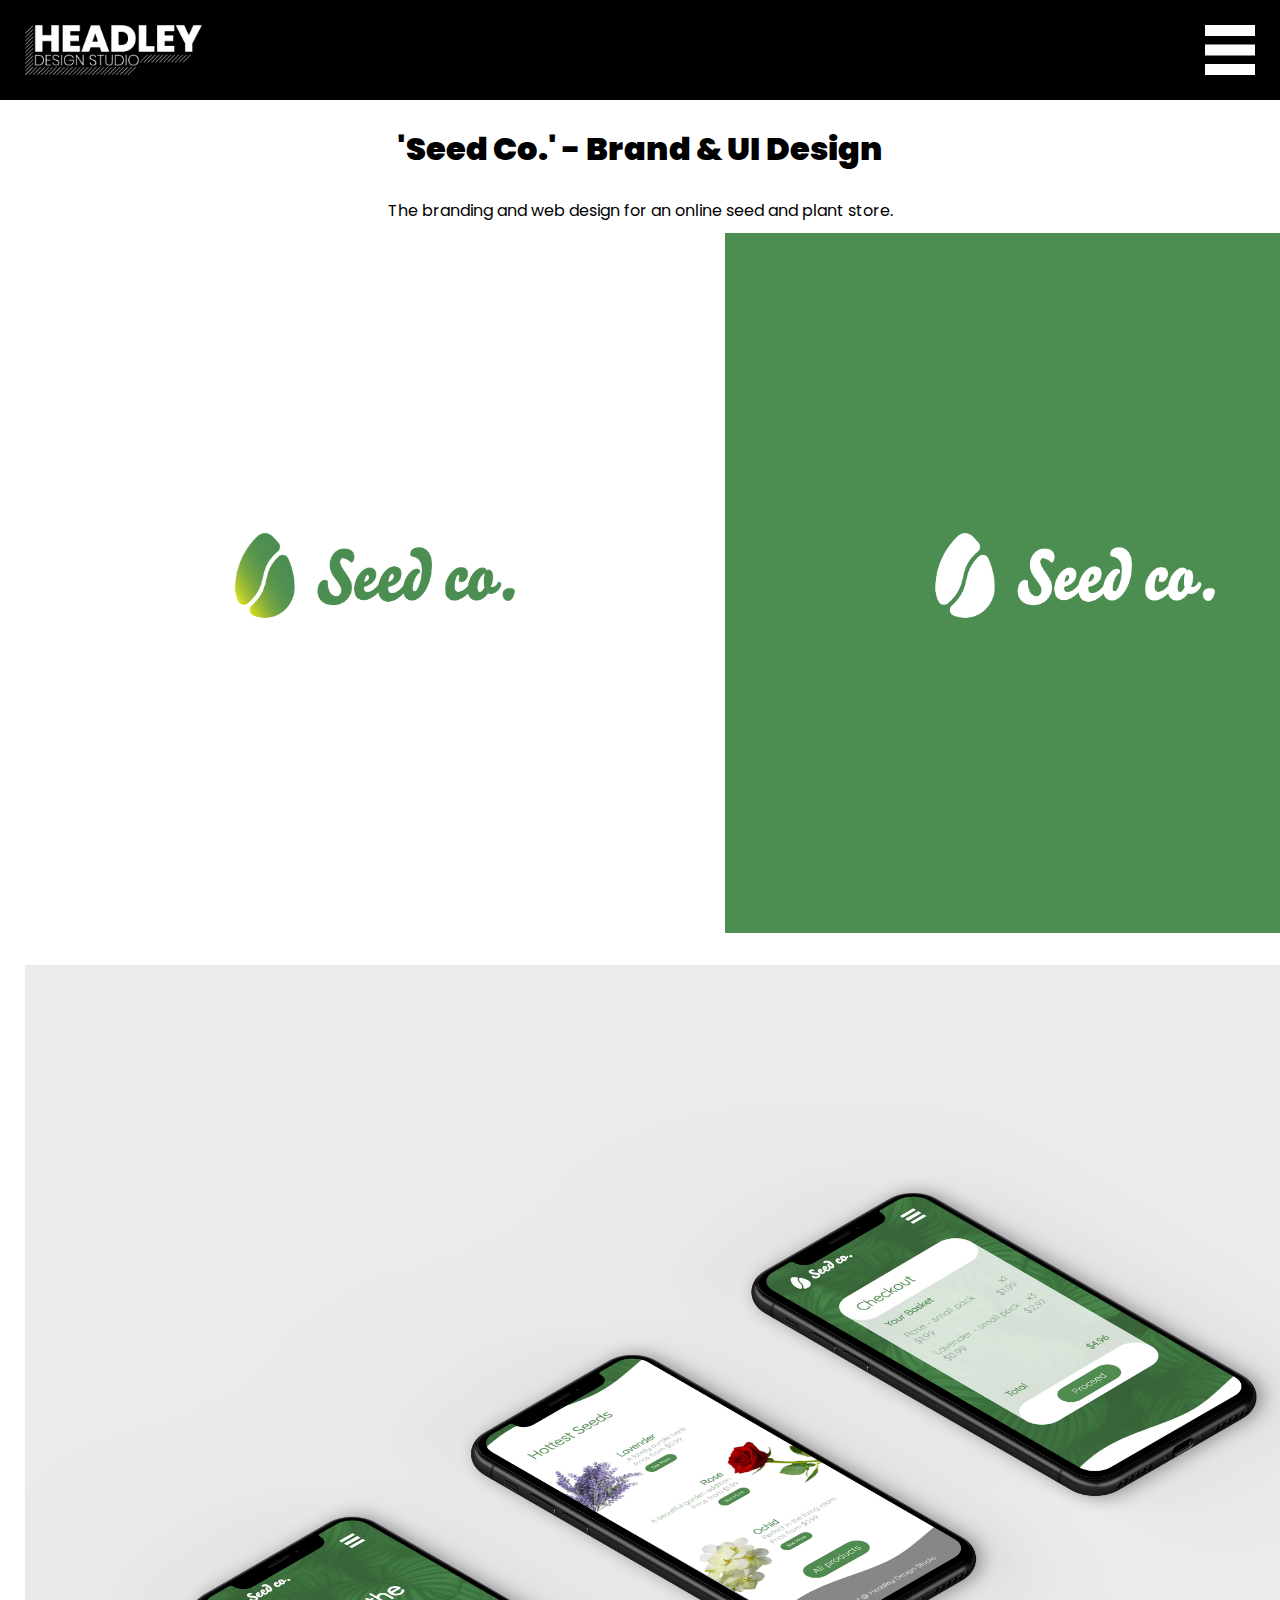
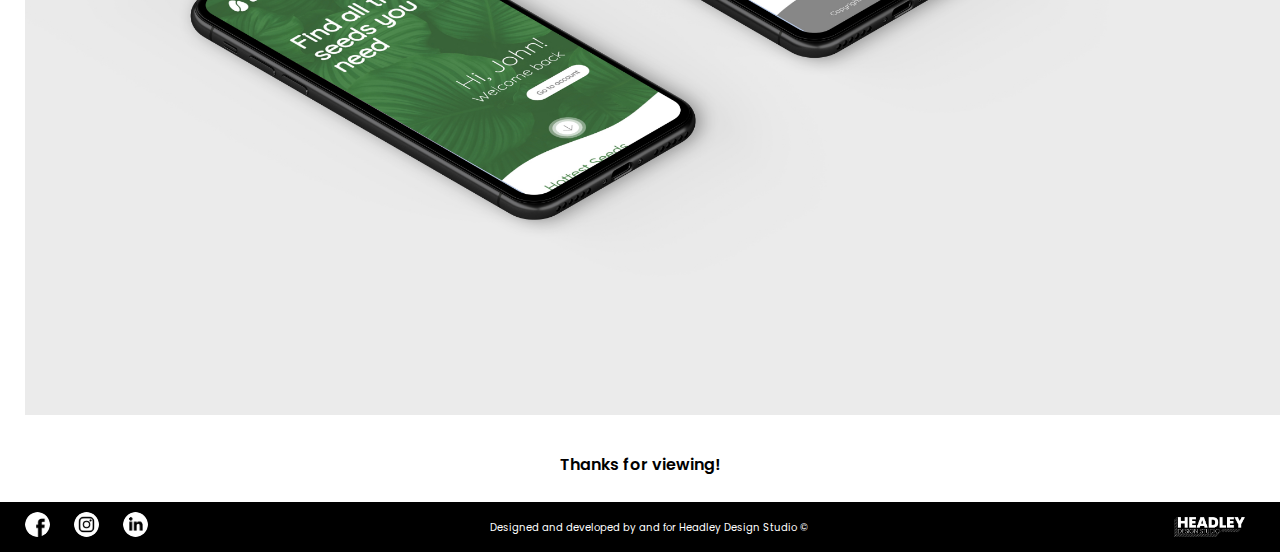
<file: portfolio/seed.html>
<!DOCTYPE html>
<html>

    <head>
        <title>Headley Design Studio</title>
        <meta charset="utf-8">
        <meta name="viewport" content="width=device-width initial-scale=1">
        <link rel="icon" type="image/png" href="../Assets/Logo/HDS-logo-03-03.jpg">
        <link rel="stylesheet" href="../styles.css">
        <link href="https://fonts.googleapis.com/css2?family=Poppins:ital,wght@0,200;0,400;0,600;0,800;1,200;1,400;1,600;1,800&display=swap" rel="stylesheet">
    </head>

    <body>

        <!-- Header Section -->

        <header id="navbar">
            <a href="../index.html"><img class="logo" src="../Assets/Logo/HDS-logo-white.png" alt="Headley Design Studio"></a>

            <!-- Dropdown Menu -->

            <ul class="menu">
                <li id="menu-trigger" onclick="openMenu()"><a href="#"><img id="menu-icon" src="../Assets/menu.svg" alt="menu icon"><img id="x-icon" src="../Assets/cross.svg" alt="cross icon"></a>
                    <ul id="sub-menu">
                        <a class="menu-li" href="../index.html"><li>Home</li></a>
                        <a class="menu-li" href="../portfolio.html"><li>Portfolio</li></a>
                        <a class="menu-li" href="../about.html"><li>About</li></a>
                        <a class="menu-li" href="../contact.html"><li>Contact</li></a>
                    </ul>
                </li>
            </ul>
                <a href="https://www.behance.net/JHeadley06" class="social-media-icon"></a>
        </header>

        <!-- Main Section -->

        <main>

            <section id="project-work">
                <h1 class="project-title">'Seed Co.' - Brand & UI Design</h1>
                <p>The branding and web design for an online seed and plant store.</p>
                <img class="work" src="../Assets/seed/seed-logo.jpg" alt="logos">
                <img class="work" src="../Assets/seed/mobile-mockup.jpg" alt="ui-mockup">
                <h4 class="thanks">Thanks for viewing!</h4>
            </section>

        </main>

        <!-- Footer Section -->

        <footer>
            <div class="social-media-ctn">
                <ul class="social-media">
                    <a href="https://www.facebook.com/Headley-Design-Studio-110940043999622"><li class="social-media-icon" id="facebook"></li></a>
                    <a href="https://www.instagram.com/headleydesignstudio/"><li class="social-media-icon" id="instagram"></li></a>
                    <a href="https://www.linkedin.com/in/jamie-headley-2b34a993/"><li class="social-media-icon" id="linkedin"></li></a>
                </ul>
            </div>
            <p class="copy">Designed and developed by and for Headley Design Studio &copy;</p>
            <a href="./index.html"><img src="../Assets/Logo/HDS-logo-white.png" alt="small-logo" class="logo-small"></a>
        </footer>

        <script src="../main.js"></script>
    </body>

</html>
</file>
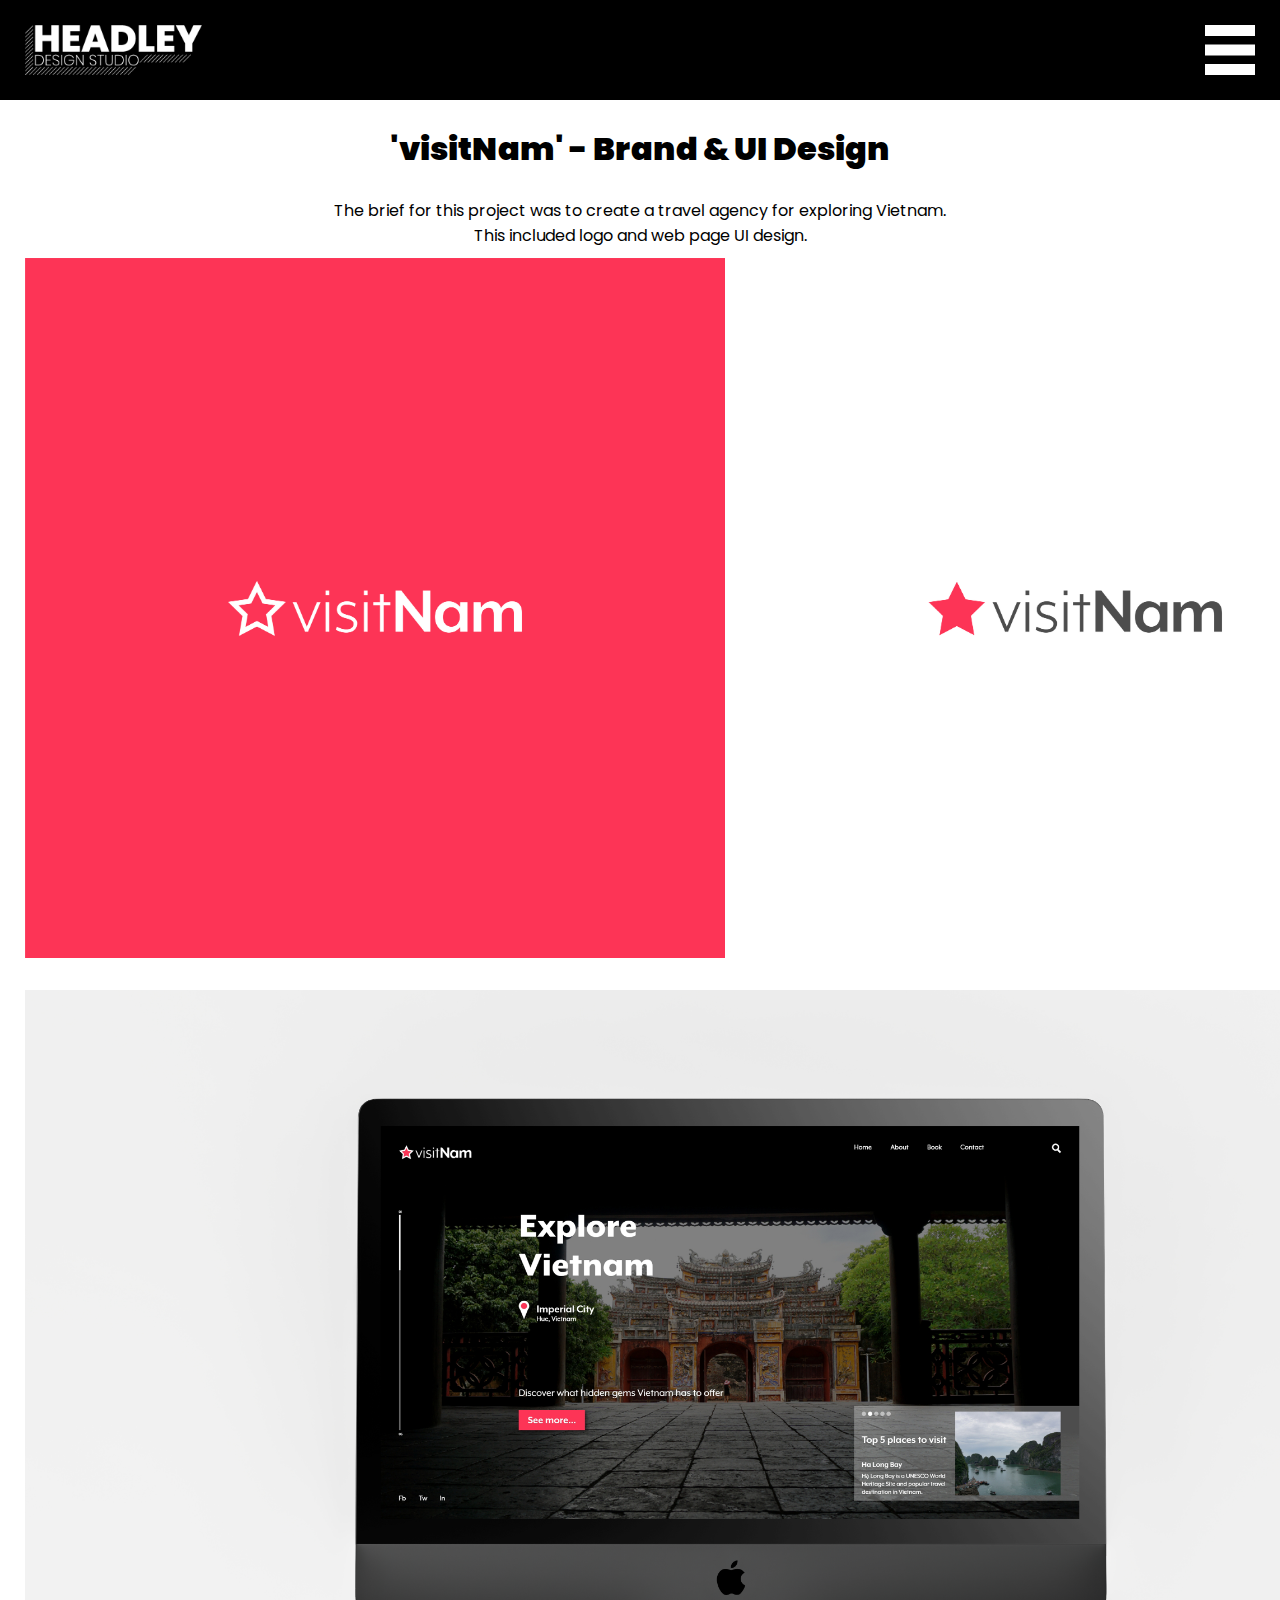
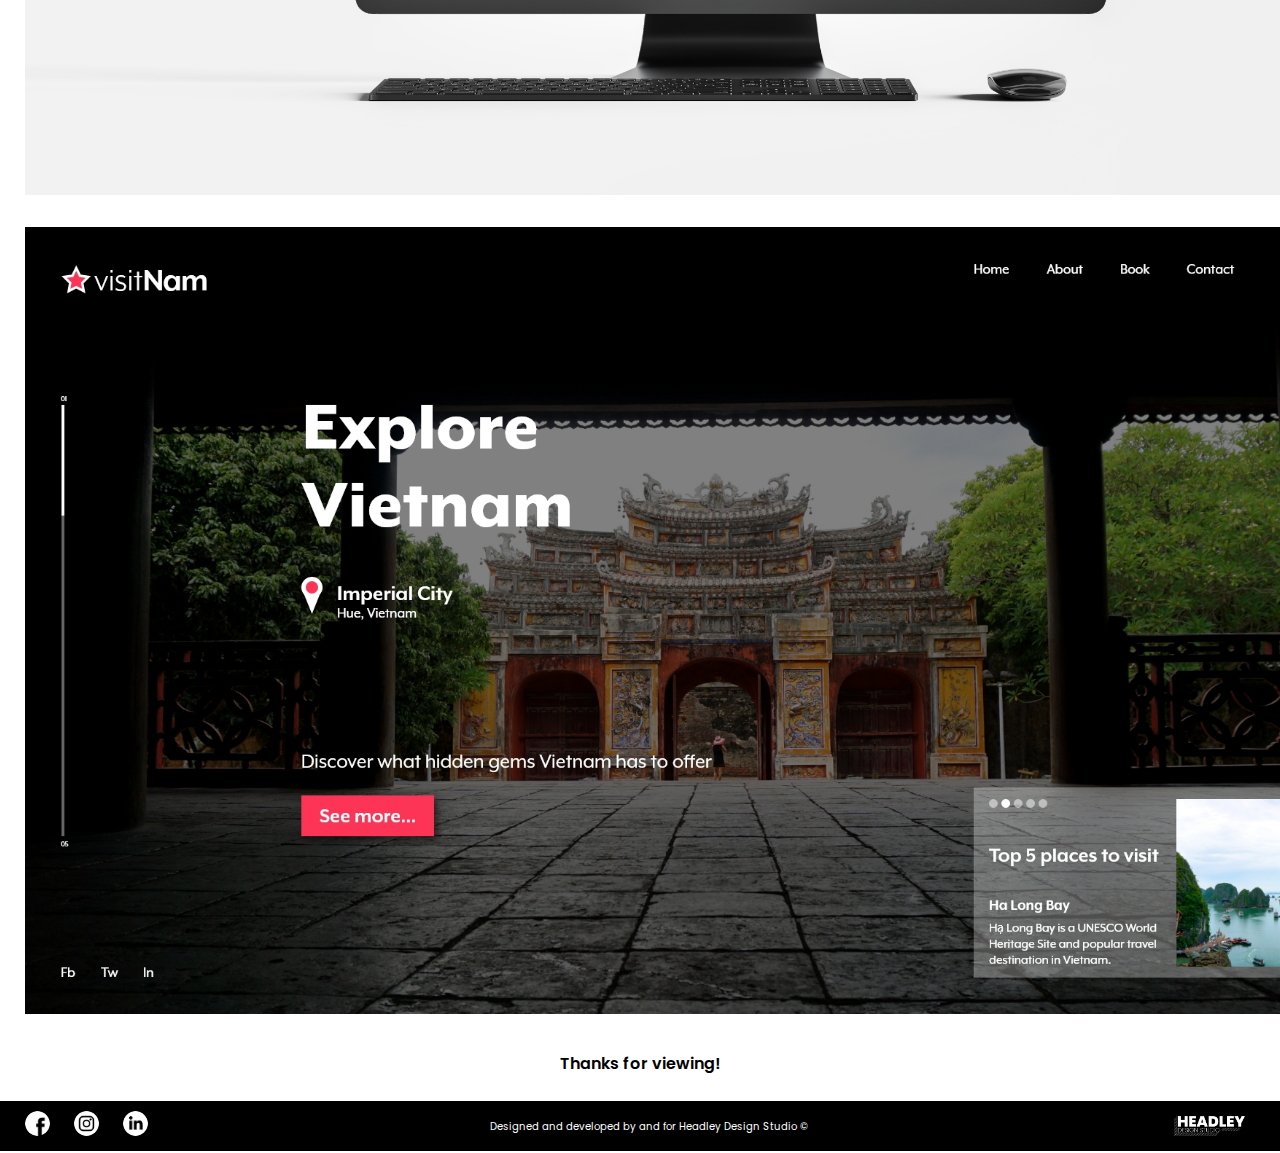
<file: portfolio/visitNam.html>
<!DOCTYPE html>
<html>

    <head>
        <title>Headley Design Studio</title>
        <meta charset="utf-8">
        <meta name="viewport" content="width=device-width initial-scale=1">
        <link rel="icon" type="image/png" href="../Assets/Logo/HDS-logo-03-03.jpg">
        <link rel="stylesheet" href="../styles.css">
        <link href="https://fonts.googleapis.com/css2?family=Poppins:ital,wght@0,200;0,400;0,600;0,800;1,200;1,400;1,600;1,800&display=swap" rel="stylesheet">
    </head>

    <body>

        <!-- Header Section -->

        <header id="navbar">
            <a href="../index.html"><img class="logo" src="../Assets/Logo/HDS-logo-white.png" alt="Headley Design Studio"></a>

            <!-- Dropdown Menu -->

            <ul class="menu">
                <li id="menu-trigger" onclick="openMenu()"><a href="#"><img id="menu-icon" src="../Assets/menu.svg" alt="menu icon"><img id="x-icon" src="../Assets/cross.svg" alt="cross icon"></a>
                    <ul id="sub-menu">
                        <a class="menu-li" href="../index.html"><li>Home</li></a>
                        <a class="menu-li" href="../portfolio.html"><li>Portfolio</li></a>
                        <a class="menu-li" href="../about.html"><li>About</li></a>
                        <a class="menu-li" href="../contact.html"><li>Contact</li></a>
                    </ul>
                </li>
            </ul>
                <a href="https://www.behance.net/JHeadley06" class="social-media-icon"></a>
        </header>

        <!-- Main Section -->

        <main>

            <section id="project-work">
                <h1 class="project-title">'visitNam' - Brand & UI Design</h1>
                <p>The brief for this project was to create a travel agency for exploring Vietnam. <br>
                This included logo and web page UI design.</p>
                <img class="work" src="../Assets/visitNam/visitNam-logo.jpg" alt="visitNam-logo">
                <img class="work" src="../Assets/visitNam/Mockup 1.jpg" alt="mac-mockup">
                <img class="work" src="../Assets/visitNam/Web 1920 – 1.jpg" alt="landing-page">
                <h4 class="thanks">Thanks for viewing!</h4>
            </section>

        </main>

        <!-- Footer Section -->

        <footer>
            <div class="social-media-ctn">
                <ul class="social-media">
                    <a href="https://www.facebook.com/Headley-Design-Studio-110940043999622"><li class="social-media-icon" id="facebook"></li></a>
                    <a href="https://www.instagram.com/headleydesignstudio/"><li class="social-media-icon" id="instagram"></li></a>
                    <a href="https://www.linkedin.com/in/jamie-headley-2b34a993/"><li class="social-media-icon" id="linkedin"></li></a>
                </ul>
            </div>
            <p class="copy">Designed and developed by and for Headley Design Studio &copy;</p>
            <a href="./index.html"><img src="../Assets/Logo/HDS-logo-white.png" alt="small-logo" class="logo-small"></a>
        </footer>

        <script src="../main.js"></script>
    </body>

</html>
</file>
<file: styles.css>
* {
    border: none;
    margin: 0;
    padding: 0;
}

body {
    font-family: 'Poppins', sans-serif !important;
    padding: 0;
    margin: 0;
}

section {
    padding: 25px;
    position: relative;
    top: 100px;
}

#navbar {
    background-color: black;
    height: 100px;
    position: fixed;
    width: 100%;
    z-index: 2;
}

.logo {
    height: 50px;
    margin: 25px 25px;
    display: inline-block;
}

.menu {
    float: right;
    list-style: none;
    margin: 0;
    padding: 25px 25px 18px;
}

#menu-icon {
    height: 50px;
}

#menu-icon.active {
    display: none;
}

#x-icon {
    height: 50px;
    display: none;
}

#x-icon.active {
    display: block;
}

#sub-menu {
    width: 0px;
    height: 100vh;
    position: absolute;
    float: right;
    background-color: black;
    text-align: left;
    right: 0;
    list-style: none;
    font-size: 25px;
    color: white;
    padding: 0;
    z-index: 1;
    transition: all 0.3s ease-in-out;
}

a.menu-li {
    margin: 25px 0;
    padding: 0 25px;
    display: block;
    color: white;
    text-decoration: none;
    visibility: hidden;
    opacity: 0;
    transition: all 0.3s ease-in-out;
    position: relative;
    z-index: 1000;
}

a.menu-li:hover::before {
    content: "";
    position: absolute;
    height: 10px;
    width: 50px;
    background-color: rgb(72, 172, 192);
    top: 22px;
    z-index: -1;
}

#landing {
    height: calc(100vh - 60px);
    background-color: black;
    color: white;
}

#hello::before {
    height: 10px;
    width: 50px;
    background-color: rgb(72, 172, 192);
    position: absolute;
    content: "";
    top: -25px;
}

#hello {
    position: relative;
    margin-top: 200px;
    margin-bottom: 10px;
    font-weight: 800;
    font-size: 40px;
}

#intro {
    margin-top: 0;
}

h2.heading {
    font-weight: 800;
    font-size: 25px;
}

#work-ctn {
    display: flex;
    justify-content: space-between;
}

#portfolio-page {
    width: 300px;
}

#portfolio-page #work-ctn {
    display: flex;
    flex-wrap: wrap;
    justify-content: left;
}

#portfolio-page div a {
    width: 130px;
    height: 130px;
}

a.work-example {
    display: inline-flex;
    background-color: black;
    height: 160px;
    width: 160px;
    margin: 5px;
    transition: .5s;
    background-size: 200px;
    background-position: center;
}

a.work-example:hover {
    box-shadow: 0 0 15px #555;
}

#easterlow {
    background-image: url(./Assets/easterlow/Cover.jpg);
}

#easterlow:hover {
    background-image: url(./Assets/easterlow/Hover.jpg);
}

#explore {
    background-image: url(./Assets/explore/Cover.jpg);
}

#explore:hover {
    background-image: url(./Assets/explore/Hover.jpg);
}

#scoops {
    background-image: url(./Assets/scoops/Cover.jpg);
}

#scoops:hover {
    background-image: url(./Assets/scoops/Hover.jpg);
}

#visitNam {
    background-image: url(./Assets/visitNam/Cover.jpg);
}

#visitNam:hover {
    background-image: url(./Assets/visitNam/Hover.jpg);
}

#seed {
    background-image: url(./Assets/seed/Cover.jpg);
}

#seed:hover {
    background-image: url(./Assets/seed/Hover.jpg);
}

#exhibit {
    background-image: url(./Assets/exhibit/Cover.jpg);
}

#exhibit:hover {
    background-image: url(./Assets/exhibit/Hover.jpg);
}

#handle {
    background-image: url(./Assets/handle/Cover.jpg);
}

#handle:hover {
    background-image: url(./Assets/handle/Hover.jpg);
}

#figureEight {
    background-image: url(./Assets/figureEight/Cover.jpg);
}

#figureEight:hover {
    background-image: url(./Assets/figureEight/Hover.jpg);
}

#visualisations {
    background-image: url(./Assets/visualisations/Cover.jpg);
}

#visualisations:hover {
    background-image: url(./Assets/visualisations/Hover.jpg);
}

#technical {
    background-image: url(./Assets/technical/Cover.jpg);
}

#technical:hover {
    background-image: url(./Assets/technical/Hover.jpg);
}

#about {
    background-color: grey;
    color: white;
    text-align: center;
}

#about-page {
    text-align: center;
}

.profile-pic {
    height: 125px;
    width: 125px;
    background-image: url(Assets/profile-pic.jpg);
    background-size: contain;
    display: inline-block;
}

p.about-me {
    display: inline-block;
    margin: 20px;
    position: relative;
    bottom: 20px;
}

.know-more {
    margin: auto;
    display: block;
    padding: 10px;
    border-radius: 22px;
    width: 200px;
    border: none;
    box-shadow: 3px 3px 7px #555;
    background-color: white;
    color: #555;
    font-weight: 600;
}

#contact-page {
    text-align: center;
}

h4.contact-info {
    font-weight: 600;
    font-size: 15px;
    margin-bottom: 20px;
}

input.input-sm {
    height: 44px;
    width: 350px;
    margin-bottom: 20px;
    padding: 10px;
    font-size: 15px;
    border-bottom: 1px solid rgb(72, 172, 192);
    color: #555;
    display: block;
    margin-left: auto;
    margin-right: auto;
}

input.input-sm:focus {
    box-shadow: 5px 5px 10px rgb(72, 172, 192);
}

#message {
    height: 350px;
    width: 350px;
    margin-bottom: 20px;
    padding: 10px;
    font-size: 15px;
    border-bottom: 1px solid rgb(72, 172, 192);
    color: #555;
    resize: none;
    display: block;
    margin-left: auto;
    margin-right: auto;
}

#message:focus {
    box-shadow: 5px 5px 10px rgb(72, 172, 192);
}

.contact-btn {
    border: none;
    background-color: rgb(72, 172, 192);
    width: 150px;
    height: 50px;
    color: white;
    font-weight: 900;
    border-radius: 25px;
    cursor: pointer;
}

.contact-btn:hover {
    opacity: .75;
}

#paypal-btn {
    margin: 50px;
    float: left;
}

footer {
    height: 50px;
    width: 100vw;
    background-color: black;
    text-align: right;
    position: relative;
    top: 100px;
    z-index: 2;
    display: flex;
    justify-content: space-between;
}

.social-media {
    list-style: none;
    display: inline-block;
    margin-left: 15px;
}

.social-media-icon {
    background-size: 25px;
    background-position: center;
    background-repeat: no-repeat;
    height: 25px;
    width: 25px;
    margin: 10px;
    border-radius: 50%;
    display: inline-block;
    z-index: 10;
}

#facebook {
    background-image: url(./Assets/Logo/FB\ Logo\ Circular\ -\ white.png);
}

#instagram {
    background-image: url(./Assets/Logo/Instagram\ Logo\ Circular\ -\ white.png);
}

#linkedin {
    background-image: url(./Assets/Logo/LinkedIn\ Logo\ Circular\ -\ white.png);
}

.logo-small {
    height: 20px;
    margin: 15px 35px 0;
}

.copy {
    color: white;
    font-size: 10px;
    margin-top: 18px;
}

#project-work {
    text-align: center;
}

.project-title {
    color: black;
    font-weight: 900;
    margin-bottom: 25px;
}

.work {
    width: 1400px;
    margin: 10px auto 15px;
}

.thanks {
    font-weight: 600;
    margin-top: 15px;
}

/* Responsive Rules */

@media screen and (min-width: 700px) {

    #landing {
        width: 400px;
        background-color: black;
        float: left;
    }

    #portfolio {
        display: inline-block;
        width: 1000px;
        height: 100vh;
        padding: 15px;
    }

    a.work-example {
        width: 300px;
        height: 300px;
    }

    #about {
        display: none;
    }

    #contact {
        display: none;
    }

    #easterlow {
        background-size: 400px;
    }

    #explore {
        background-size: 400px;
    }
    
    #scoops {
        background-size: 400px;
    }

    #visitNam {
        background-size: 400px;
    }

    #seed {
        background-size: 400px;
    }
    
    #exhibit {
        background-size: 400px;
    }
    
    #handle {
        background-size: 400px;
    }
    
    #figureEight {
        background-size: 400px;
    }

    #visualisations {
        background-size: 400px;
    }

    #technical {
        background-size: 400px;
    }

}

@media screen and (min-width: 1400px) {

    #landing {
        height: calc(100vh);
    }

    #portfolio {
        min-height: 830px;
        width: calc(100vw - 600px);
    }

    a.work-example {
        width: 400px;
        height: 820px;
    }

    h2.heading {
        display: none;
    }
    
    #portfolio p {
        display: none;
    }

    .profile-pic {
        width: 250px;
        height: 250px;
        display: block;
        margin: 0 auto 25px;
    }

    .profile-pic::after {
        content: "";
        position: absolute;
        height: 10px;
        width: 100px;
        background-color: rgb(72, 172, 192);
        transform: translateX(-50px);
        top: 300px;
    }

    .about-me {
        display: block;
        margin-top: 25px;
    }

    #portfolio-page div a {
        width: 400px;
        height: 400px;
    }

    #portfolio-page {
        width: 1700px;
        margin: 0 auto;
    }

}
</file>
